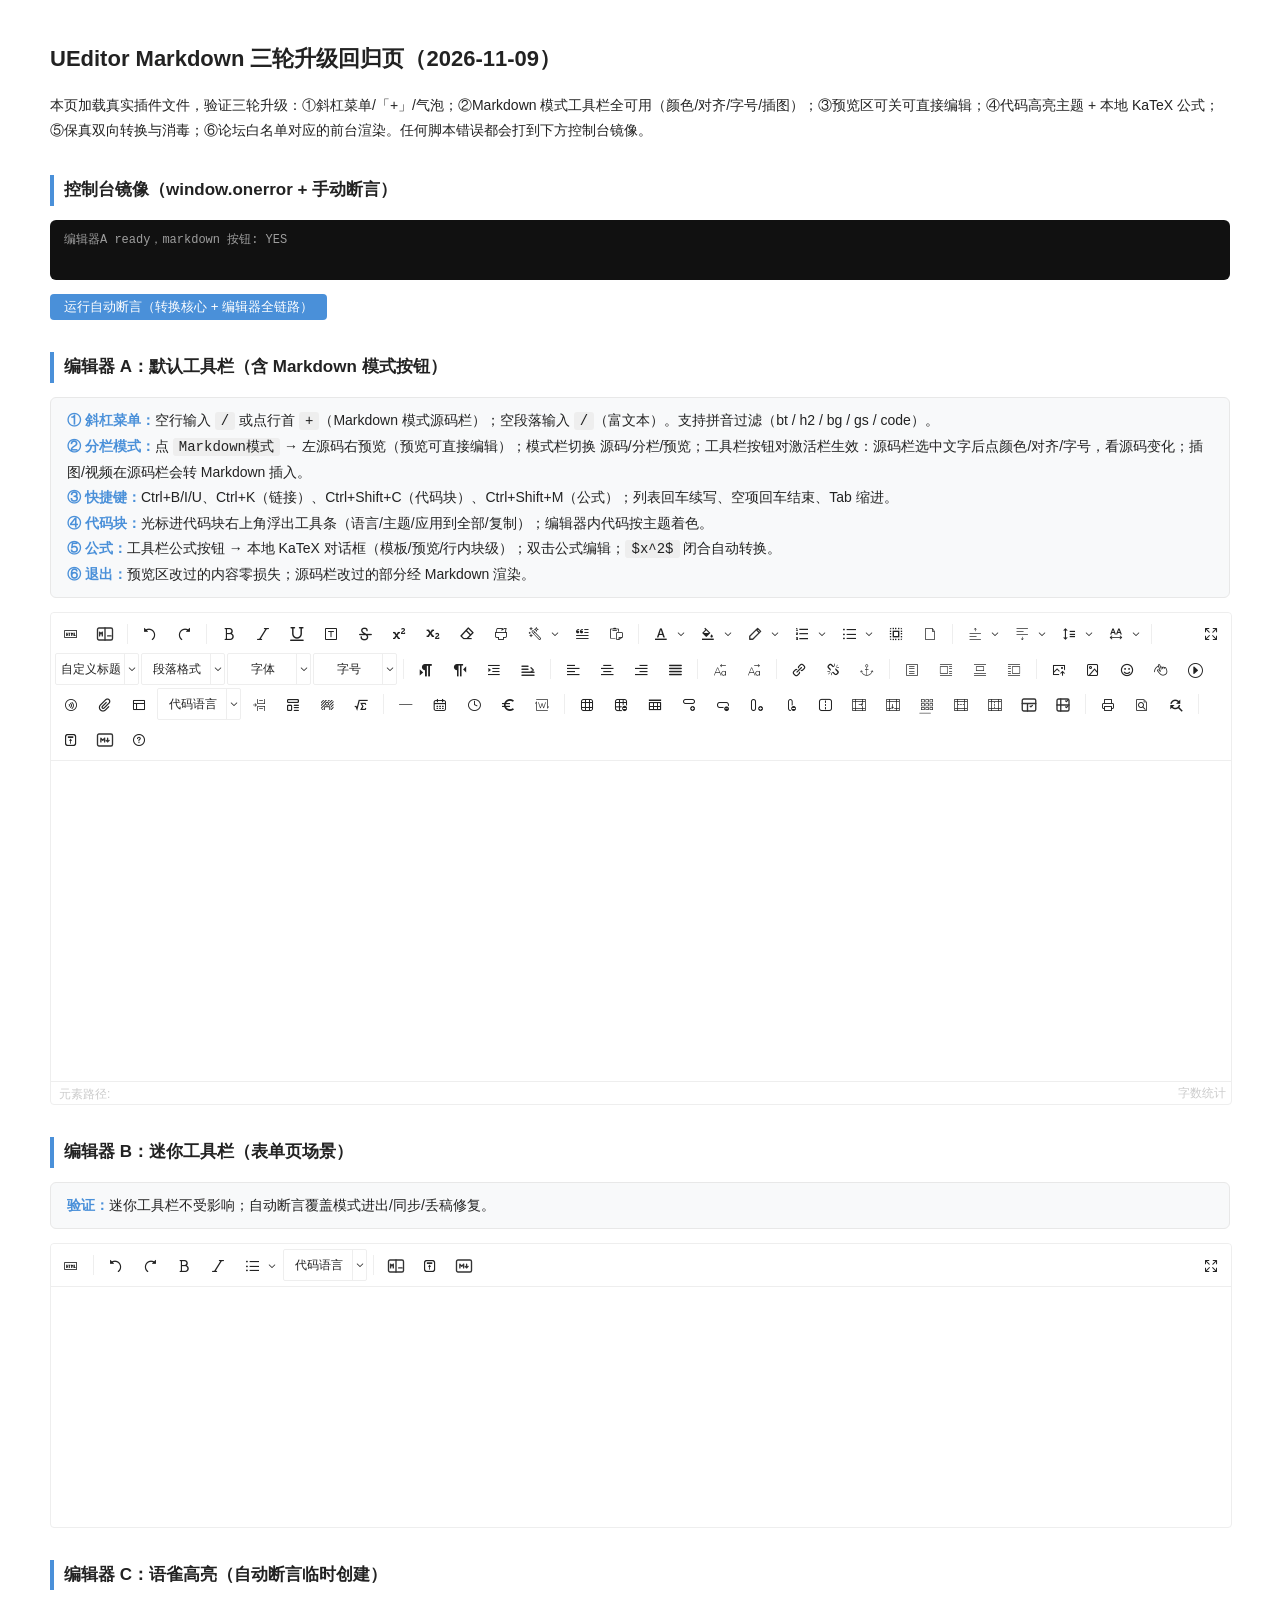
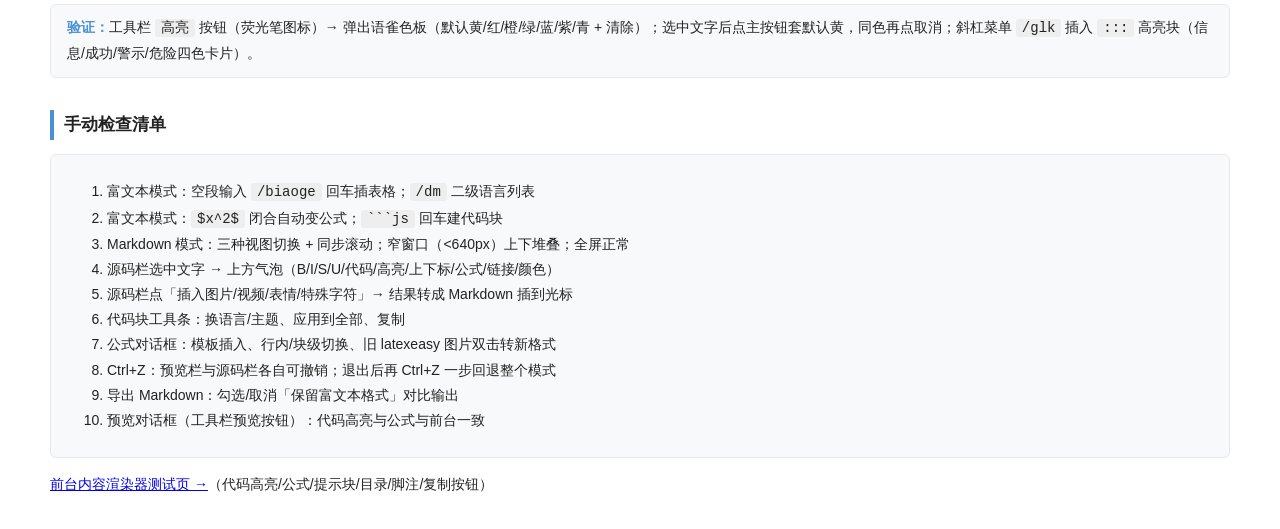
<file: examples/index.html>
<!DOCTYPE html>
<html lang="zh-CN">
<head>
    <meta charset="utf-8"/>
    <title>UEditor Markdown 三轮升级回归页（2026-11-09）</title>
    <script charset="utf-8" src="../plugin/ueditor/ueditor.config.js"></script>
    <script charset="utf-8" src="../plugin/ueditor/ueditor.all.js"></script>
    <script charset="utf-8" src="../plugin/ueditor/lang/zh-cn/zh-cn.js"></script>
    <!-- 预加载 showdown，让自动断言同步可用（编辑器内是懒加载） -->
    <script charset="utf-8" src="../plugin/ueditor/third-party/showdown.js"></script>
    <style>
        body { font: 14px/1.8 -apple-system, "Segoe UI", "Microsoft YaHei", sans-serif; margin: 0 auto; max-width: 1180px; padding: 24px; color: #222; }
        h1 { font-size: 22px; }
        h2 { font-size: 17px; margin-top: 32px; border-left: 4px solid #4A90D9; padding-left: 10px; }
        pre#console { background: #111; color: #9E9E9E; padding: 10px 14px; border-radius: 6px; min-height: 40px; font-size: 12px; white-space: pre-wrap; max-height: 300px; overflow: auto; }
        .case { background: #F8F9FA; border: 1px solid #E8E8E8; border-radius: 6px; padding: 10px 16px; margin: 14px 0; }
        .case b { color: #4A90D9; }
        .edui-editor { margin: 10px 0; }
        .btn { display: inline-block; padding: 4px 14px; background: #4A90D9; color: #FFF; border-radius: 4px; cursor: pointer; margin-right: 8px; border: 0; }
        code { background: #EEE; padding: 1px 6px; border-radius: 3px; }
    </style>
</head>
<body>
<h1>UEditor Markdown 三轮升级回归页（2026-11-09）</h1>
<p>本页加载真实插件文件，验证三轮升级：①斜杠菜单/「+」/气泡；②Markdown 模式工具栏全可用（颜色/对齐/字号/插图）；③预览区可关可直接编辑；④代码高亮主题 + 本地 KaTeX 公式；⑤保真双向转换与消毒；⑥论坛白名单对应的前台渲染。任何脚本错误都会打到下方控制台镜像。</p>

<h2>控制台镜像（window.onerror + 手动断言）</h2>
<pre id="console">（等待输出…）</pre>
<p>
    <button class="btn" id="runAuto">运行自动断言（转换核心 + 编辑器全链路）</button>
    <span id="autoResult"></span>
</p>

<h2>编辑器 A：默认工具栏（含 Markdown 模式按钮）</h2>
<div class="case">
    <b>① 斜杠菜单：</b>空行输入 <code>/</code> 或点行首 <code>+</code>（Markdown 模式源码栏）；空段落输入 <code>/</code>（富文本）。支持拼音过滤（bt / h2 / bg / gs / code）。<br/>
    <b>② 分栏模式：</b>点 <code>Markdown模式</code> → 左源码右预览（预览可直接编辑）；模式栏切换 源码/分栏/预览；工具栏按钮对激活栏生效：源码栏选中文字后点颜色/对齐/字号，看源码变化；插图/视频在源码栏会转 Markdown 插入。<br/>
    <b>③ 快捷键：</b>Ctrl+B/I/U、Ctrl+K（链接）、Ctrl+Shift+C（代码块）、Ctrl+Shift+M（公式）；列表回车续写、空项回车结束、Tab 缩进。<br/>
    <b>④ 代码块：</b>光标进代码块右上角浮出工具条（语言/主题/应用到全部/复制）；编辑器内代码按主题着色。<br/>
    <b>⑤ 公式：</b>工具栏公式按钮 → 本地 KaTeX 对话框（模板/预览/行内块级）；双击公式编辑；<code>$x^2$</code> 闭合自动转换。<br/>
    <b>⑥ 退出：</b>预览区改过的内容零损失；源码栏改过的部分经 Markdown 渲染。
</div>
<script id="editorA" type="text/plain" style="width:100%;height:320px;"></script>

<h2>编辑器 B：迷你工具栏（表单页场景）</h2>
<div class="case">
    <b>验证：</b>迷你工具栏不受影响；自动断言覆盖模式进出/同步/丢稿修复。
</div>
<script id="editorB" type="text/plain" style="width:100%;height:240px;"></script>

<h2>编辑器 C：语雀高亮（自动断言临时创建）</h2>
<div class="case">
    <b>验证：</b>工具栏 <code>高亮</code> 按钮（荧光笔图标）→ 弹出语雀色板（默认黄/红/橙/绿/蓝/紫/青 + 清除）；选中文字后点主按钮套默认黄，同色再点取消；斜杠菜单 <code>/glk</code> 插入 <code>:::</code> 高亮块（信息/成功/警示/危险四色卡片）。
</div>
<script id="editorC" type="text/plain" style="width:100%;height:200px;"></script>

<script>
(function () {
    var con = document.getElementById('console');
    var buf = [];
    function log(msg) {
        buf.push(msg);
        con.textContent = buf.slice(-60).join('\n');
        console.log(msg);
    }
    window.onerror = function (msg, src, line, col) {
        log('[ERROR] ' + msg + ' @' + (src || '').split('/').slice(-2).join('/') + ':' + line);
    };

    var a = UE.getEditor('editorA');
    var b = UE.getEditor('editorB', {
        toolbars: [["fullscreen", "source", "|", "undo", "redo", "bold", "italic", "insertunorderedlist", "insertcode", "|", "markdown", "contentimport", "exportmd"]],
        wordCount: false,
        elementPathEnabled: false,
        initialFrameHeight: 240
    });

    window.__editors = {a: a, b: b};

    a.ready(function () {
        log('编辑器A ready，markdown 按钮: ' + (document.querySelector('.edui-for-markdown') ? 'YES' : 'NO（失败）'));
    });

    document.getElementById('runAuto').onclick = function () {
        var pass = 0, fail = 0;
        function ok(name, cond, extra) {
            if (cond) { pass++; log('  ok ' + name); }
            else { fail++; log('  FAIL ' + name + (extra ? ' → ' + extra : '')); }
        }
        function eq(name, actual, expected) {
            ok(name, String(actual) === String(expected),
                'actual=[' + actual + '] expected=[' + expected + ']');
        }
        var sleep = function (ms) { return new Promise(function (r) { setTimeout(r, ms); }); };
        var run = async function () {
            try {
                /* ---------- 转换核心 ---------- */
                ok('UE.htmlToMarkdown 存在', typeof UE.htmlToMarkdown === 'function');
                ok('管线存在', typeof UE._mdPipeline === 'object');
                eq('围栏带主题', UE.markdownToHtml('```js theme=monokai\nx\n```').indexOf('theme:monokai') !== -1 ? 'y' : 'n', 'y');
                eq('公式转换', UE.markdownToHtml('a $x_1^2$ b').indexOf('lry-math') !== -1 ? 'y' : 'n', 'y');
                eq('提示块', UE.markdownToHtml('> [!NOTE]\n> x').indexOf('lry-alert-note') !== -1 ? 'y' : 'n', 'y');
                eq('上标保真', UE.htmlToMarkdown('<p>a<sup>2</sup></p>').trim(), 'a<sup>2</sup>');
                eq('对齐块保真', UE.htmlToMarkdown('<p style="text-align:center">**b**</p>').trim(),
                    '<div style="text-align:center" markdown="1">\\*\\*b\\*\\*</div>');
                ok('消毒 expression', UE.markdownToHtml('<span style="width:expression(1)">x</span>').indexOf('expression') === -1);

                /* ---------- 语雀高亮块 + 高亮色板（2026-11） ---------- */
                eq(':::info 卡片', UE.markdownToHtml(':::info\n内容\n:::').indexOf('lry-card lry-card-info') !== -1 ? 'y' : 'n', 'y');
                eq(':::danger 卡片', UE.markdownToHtml(':::danger\nd\n:::').indexOf('lry-card-danger') !== -1 ? 'y' : 'n', 'y');
                eq('卡片导出', UE.htmlToMarkdown('<blockquote class="lry-card lry-card-warning"><p>小心</p></blockquote>').trim(), ':::warning\n小心\n:::');
                eq('无色高亮导出 ==', UE.htmlToMarkdown('<p>a <mark>b</mark></p>').trim(), 'a ==b==');
                eq('彩色高亮导出', UE.htmlToMarkdown('<p>a <mark style="background-color:#FFD6D6">b</mark></p>').trim(),
                    'a <mark style="background-color:#FFD6D6">b</mark>');
                ok('彩色高亮往返', UE.htmlToMarkdown(UE.markdownToHtml('a <mark style="background-color:#CCE3FF">b</mark> c')).trim()
                    === 'a <mark style="background-color:#CCE3FF">b</mark> c');
                ok('卡片往返', UE.htmlToMarkdown(UE.markdownToHtml(':::warning\n**小心**\n:::')).trim() === ':::warning\n**小心**\n:::');

                /* ---------- lrymark 富文本命令 ---------- */
                var c = UE.getEditor('editorC', { toolbars: [["bold", "lrymark"]], wordCount: false, elementPathEnabled: false });
                await new Promise(function (r) { c.ready(r); });
                function cTextNode() { return c.body.querySelector('p').firstChild; }
                c.setContent('<p>语雀高亮测试段落</p>');
                await sleep(100);
                var rng = c.selection.getRange();
                rng.setStart(cTextNode(), 0).setEnd(cTextNode(), 4).select();
                c.execCommand('lrymark', '');
                ok('lrymark 默认黄（无 style mark）', c.body.querySelectorAll('mark').length === 1 &&
                    c.body.querySelector('mark').getAttribute('style') === null, c.body.innerHTML);
                // 同色再点 = 取消（语雀式切换）
                rng = c.selection.getRange();
                rng.selectNodeContents(c.body.querySelector('mark')).select();
                c.execCommand('lrymark', '');
                ok('lrymark 同色切换取消', c.body.querySelectorAll('mark').length === 0, c.body.innerHTML);
                // 套色
                rng = c.selection.getRange();
                rng.setStart(cTextNode(), 0).setEnd(cTextNode(), 4).select();
                c.execCommand('lrymark', '#FFD6D6');
                var mk = c.body.querySelector('mark');
                ok('lrymark 套色', mk && /background-color:\s*(?:#ffd6d6|rgb\(255,\s*214,\s*214\))/i.test(mk.getAttribute('style') || ''), c.body.innerHTML);
                // 换色不嵌套
                rng = c.selection.getRange();
                rng.selectNodeContents(mk).select();
                c.execCommand('lrymark', '#CCE3FF');
                mk = c.body.querySelector('mark');
                ok('lrymark 换色不嵌套', c.body.querySelectorAll('mark').length === 1 &&
                    mk && /background-color:\s*(?:#cce3ff|rgb\(204,\s*227,\s*255\))/i.test(mk.getAttribute('style') || ''), c.body.innerHTML);
                eq('lrymark queryCommandValue', String(c.queryCommandValue('lrymark')).toLowerCase().indexOf('#cce3ff') !== -1 ? 'y' : 'n', 'y');
                // 部分清除
                rng = c.selection.getRange();
                rng.setStart(mk.firstChild, 0).setEnd(mk.firstChild, 2).select();
                c.execCommand('lrymark', 'clear');
                ok('lrymark 部分清除（剩余高亮无损）', c.body.querySelectorAll('mark').length === 1 &&
                    c.body.querySelector('mark').textContent === '高亮', c.body.innerHTML);
                // 全部清除
                rng = c.selection.getRange();
                rng.selectNodeContents(c.body.querySelector('p')).select();
                c.execCommand('lrymark', 'clear');
                ok('lrymark 清除（无空壳）', c.body.querySelectorAll('mark').length === 0, c.body.innerHTML);
                // 存盘输出
                c.setContent('<p>a <mark>b</mark> c</p>');
                ok('mark 存盘往返', c.getContent().indexOf('<mark>b</mark>') !== -1, c.getContent());
                // 工具栏按钮注册
                ok('lrymark 工具栏按钮', !!document.querySelector('.edui-for-lrymark'));
                // 高亮色板表
                ok('UE.mdHighlightColors 色板', Array.isArray(UE.mdHighlightColors) && UE.mdHighlightColors.length >= 6);
                ok('UE.mdCardTypes 类型表', UE.mdCardTypes.order.join(',') === 'info,success,warning,danger');

                /* ---------- 编辑器全链路（编辑器 B） ---------- */
                b.setContent('<h2>标题</h2><p style="text-align:center">居中 <span style="color:#ff0000">红字</span> x<sup>2</sup></p><pre class="brush:js;toolbar:false;theme:monokai;">let a = 1;</pre>');
                await sleep(700);
                b.execCommand('markdown');
                await sleep(500);
                var holder = document.querySelector('.edui-md-holder');
                ok('进入模式（state=1）', b.queryCommandState('markdown') === 1);
                ok('Grid 布局挂载', !!holder && holder.classList.contains('edui-md-holder'));
                var ta = holder && holder.querySelector('textarea.edui-md-ta');
                ok('源码栏存在', !!ta);
                ok('iframe 原地保留', holder && holder.querySelector(':scope > iframe') === b.iframe);
                ok('源码含主题围栏', ta && ta.value.indexOf('```js theme=monokai') !== -1, ta && ta.value);
                ok('源码含对齐块', ta && ta.value.indexOf('markdown="1"') !== -1);
                ok('工具栏可用（bold=0）', b.queryCommandState('bold') === 0);
                ok('源码模式禁用（source=-1）', b.queryCommandState('source') === -1);

                // 源码改动 → 预览 + 表单
                ta.focus();
                ta.setRangeText('\n\n## 新增\n\n- 项目', ta.value.length, ta.value.length, 'end');
                ta.dispatchEvent(new Event('input', {bubbles: true}));
                await sleep(600);
                ok('预览收到新块', b.body.innerHTML.indexOf('新增') !== -1);
                var formTa = document.getElementById('ueditor_textarea_' + (b.options.textarea || '')) ||
                    (b.textarea || null);
                ok('表单同步为 HTML（丢稿修复）', !formTa || formTa.value.indexOf('新增') !== -1 ||
                    b.getContent().indexOf('新增') !== -1);
                eq('getContent 真实 HTML', b.getContent().indexOf('<h2') !== -1 ? 'y' : 'n', 'y');

                // 源码栏命令
                var p = ta.value.indexOf('项目');
                ta.setSelectionRange(p, p + 2);
                b.execCommand('forecolor', '#00aa00');
                await sleep(300);
                ok('源码栏颜色命令', ta.value.indexOf('<span style="color:#00aa00">项目</span>') !== -1, ta.value);
                ta.setSelectionRange(ta.value.length, ta.value.length);
                b.execCommand('justifycenter');
                await sleep(300);
                ok('源码栏居中命令', /<div style="text-align:center" markdown="1">/.test(ta.value));
                await sleep(500);
                ok('预览渲染居中', /text-align:\s*center/.test(b.body.innerHTML));

                // 斜杠菜单（源码栏）
                ta.focus();
                ta.setRangeText('\n/', ta.value.length, ta.value.length, 'end');
                ta.dispatchEvent(new InputEvent('input', {bubbles: true, data: '/'}));
                await sleep(120);
                var menu = document.querySelector('.edui-slashmenu');
                ok('斜杠菜单弹出', !!menu && menu.style.display === 'block');
                ta.setRangeText('gs', ta.selectionStart, ta.selectionStart, 'end');
                ta.dispatchEvent(new InputEvent('input', {bubbles: true, data: 's'}));
                await sleep(80);
                ok('拼音过滤（gs→公式）', menu && /公式/.test(menu.textContent));
                ta.dispatchEvent(new KeyboardEvent('keydown', {keyCode: 27, bubbles: true}));
                ta.setRangeText('', ta.value.lastIndexOf('/'), ta.value.lastIndexOf('/') + 3, 'end');
                await sleep(60);

                // 公式命令（源码栏 → $…$）
                ta.setSelectionRange(ta.value.length, ta.value.length);
                b.execCommand('formula', {latex: 'E=mc^2', display: false});
                await sleep(200);
                ok('源码栏公式命令', ta.value.indexOf('$E=mc^2$') !== -1, ta.value.slice(-60));
                await sleep(500);
                ok('预览公式渲染', b.body.querySelectorAll('.lry-math').length > 0);

                // 高亮（::highlight）：在退出前检查（退出清场后会归零）
                var win = b.window;
                if (win.CSS && win.CSS.highlights) {
                    var groups = 0;
                    win.CSS.highlights.forEach(function (v, k) { if (/^lryc-/.test(k)) groups++; });
                    ok('编辑器高亮组注册', groups > 0, 'groups=' + groups);
                } else {
                    ok('编辑器高亮（浏览器不支持则跳过）', true);
                }
                // 模式内 getContent 公式为文本定界符（供表单/前台无损往返）
                ok('公式还原文本定界符', b.getContent().indexOf('\\(E=mc^2\\)') !== -1, b.getContent().slice(-120));

                // 预览编辑 → 回写源码
                b.__mdActivePane = 'preview';
                b.setContent('<p>预览编辑 <strong>粗</strong></p>');
                await sleep(1000);
                ok('预览编辑回写源码', ta.value.indexOf('预览编辑 **粗**') !== -1, ta.value);

                // 退出保真
                b.execCommand('markdown');
                await sleep(400);
                ok('退出（state=0）', b.queryCommandState('markdown') === 0);
                ok('覆盖层移除', !document.querySelector('.edui-md-holder'));
                ok('iframe 回归原位', b.iframe && b.iframe.parentNode && !b.iframe.parentNode.classList.contains('edui-md-holder'));
                var finalC = b.getContent();
                ok('退出内容保真', finalC.indexOf('预览编辑') !== -1 && finalC.indexOf('<strong>粗</strong>') !== -1, finalC);
            } catch (e) {
                fail++;
                log('  FAIL 自动断言异常: ' + (e && e.stack || e));
            }
            document.getElementById('autoResult').textContent = '结果：' + pass + ' 通过 / ' + fail + ' 失败';
            log('自动断言完成：' + pass + ' pass / ' + fail + ' fail');
        };
        run();
    };
})();
</script>

<h2>手动检查清单</h2>
<div class="case">
    <ol>
        <li>富文本模式：空段输入 <code>/biaoge</code> 回车插表格；<code>/dm</code> 二级语言列表</li>
        <li>富文本模式：<code>$x^2$</code> 闭合自动变公式；<code>```js</code> 回车建代码块</li>
        <li>Markdown 模式：三种视图切换 + 同步滚动；窄窗口（&lt;640px）上下堆叠；全屏正常</li>
        <li>源码栏选中文字 → 上方气泡（B/I/S/U/代码/高亮/上下标/公式/链接/颜色）</li>
        <li>源码栏点「插入图片/视频/表情/特殊字符」→ 结果转成 Markdown 插到光标</li>
        <li>代码块工具条：换语言/主题、应用到全部、复制</li>
        <li>公式对话框：模板插入、行内/块级切换、旧 latexeasy 图片双击转新格式</li>
        <li>Ctrl+Z：预览栏与源码栏各自可撤销；退出后再 Ctrl+Z 一步回退整个模式</li>
        <li>导出 Markdown：勾选/取消「保留富文本格式」对比输出</li>
        <li>预览对话框（工具栏预览按钮）：代码高亮与公式与前台一致</li>
    </ol>
</div>
<p><a href="render-test.html">前台内容渲染器测试页 →</a>（代码高亮/公式/提示块/目录/脚注/复制按钮）</p>
</body>
</html>
</file>
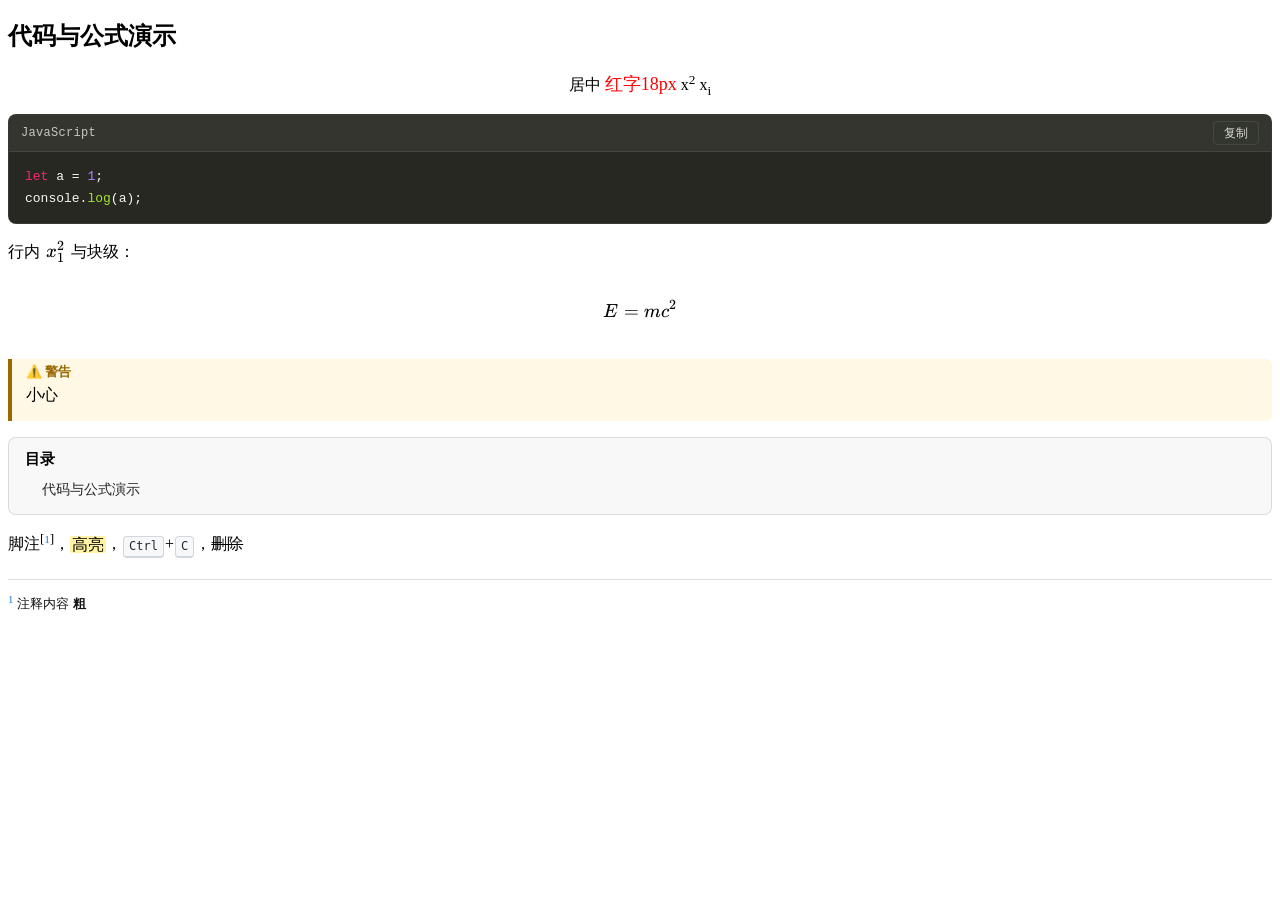
<file: examples/forum-pipe-test.html>
<!DOCTYPE html><html lang="zh-CN"><head><meta charset="utf-8"><title>论坛管道测试</title>
<script>window.LryContentRenderOptions = { defaultTheme: 'github' };</script>
<link href="../css/lry-content-render.css" rel="stylesheet">
</head><body>
<div class="lry_content" id="c"><h2>代码与公式演示</h2>
<p style="text-align:center">居中 <span style="color:#ff0000;font-size:18px">红字18px</span> x<sup>2</sup> x<sub>i</sub></p>
<pre class="brush:js;toolbar:false;theme:monokai;">let a = 1;
console.log(a);</pre>
<p>行内 <span class="lry-math">\(x_1^2\)</span> 与块级：</p>
<p class="lry-math lry-math-block">\[E=mc^2\]</p>
<blockquote class="lry-alert lry-alert-warning"><p>小心</p></blockquote>
<p class="lry-toc">[TOC]</p>
<p>脚注<sup class="lry-fn">1</sup>，<mark>高亮</mark>，<kbd>Ctrl</kbd>+<kbd>C</kbd>，<del>删除</del></p>
<div class="lry-footnotes"><p class="lry-fn-def"><sup class="lry-fn-label">1</sup>注释内容 <strong>粗</strong></p></div>

</div>
<script src="../js/lry-content-render.js"></script>
<script>LryContentRender.auto('.lry_content');</script>
</body></html>
</file>
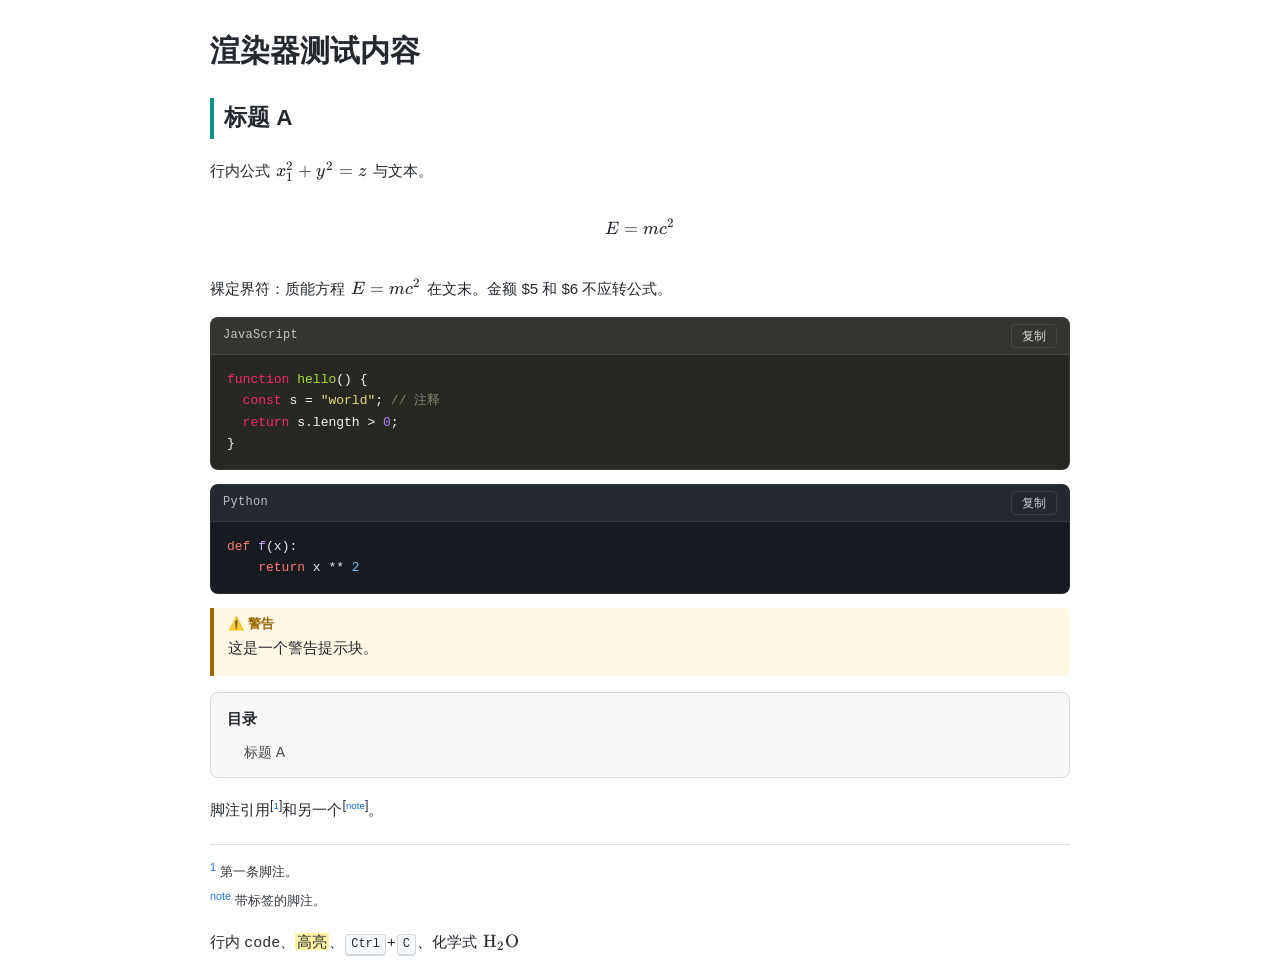
<file: examples/render-test.html>
<!DOCTYPE html>
<html lang="zh-CN">
<head>
<meta charset="utf-8">
<title>前台内容渲染器测试页</title>
<script>window.LryContentRenderOptions = { defaultTheme: 'github-dark' };</script>
<link href="../css/lry-content-render.css" rel="stylesheet">
<style>
body { font: 15px/1.8 -apple-system, "Segoe UI", "Microsoft YaHei", sans-serif; max-width: 860px; margin: 24px auto; padding: 0 16px; color: #24292f; }
h2 { border-left: 4px solid #0d9488; padding-left: 10px; }
</style>
</head>
<body>
<h1>渲染器测试内容</h1>
<div class="news_con" id="c1">
    <h2 id="a">标题 A</h2>
    <p>行内公式 <span class="lry-math">\(x_1^2 + y^2 = z\)</span> 与文本。</p>
    <p class="lry-math lry-math-block">\[E = mc^2\]</p>
    <p>裸定界符：质能方程 \(E=mc^2\) 在文末。金额 $5 和 $6 不应转公式。</p>
    <pre class="brush:js;toolbar:false;theme:monokai;">function hello() {
  const s = "world"; // 注释
  return s.length > 0;
}</pre>
    <pre class="brush:python;toolbar:false;">def f(x):
    return x ** 2</pre>
    <blockquote class="lry-alert lry-alert-warning"><p>这是一个警告提示块。</p></blockquote>
    <p class="lry-toc">[TOC]</p>
    <p>脚注引用<sup class="lry-fn">1</sup>和另一个<sup class="lry-fn">note</sup>。</p>
    <div class="lry-footnotes">
        <p class="lry-fn-def"><sup class="lry-fn-label">1</sup>第一条脚注。</p>
        <p class="lry-fn-def"><sup class="lry-fn-label">note</sup>带标签的脚注。</p>
    </div>
    <p>行内 <code>code</code>、<mark>高亮</mark>、<kbd>Ctrl</kbd>+<kbd>C</kbd>、化学式 <span class="lry-math">\(\ce{H2O}\)</span></p>
</div>
<script src="../js/lry-content-render.js"></script>
<script>LryContentRender.render(document.getElementById('c1'));</script>
</body>
</html>
</file>
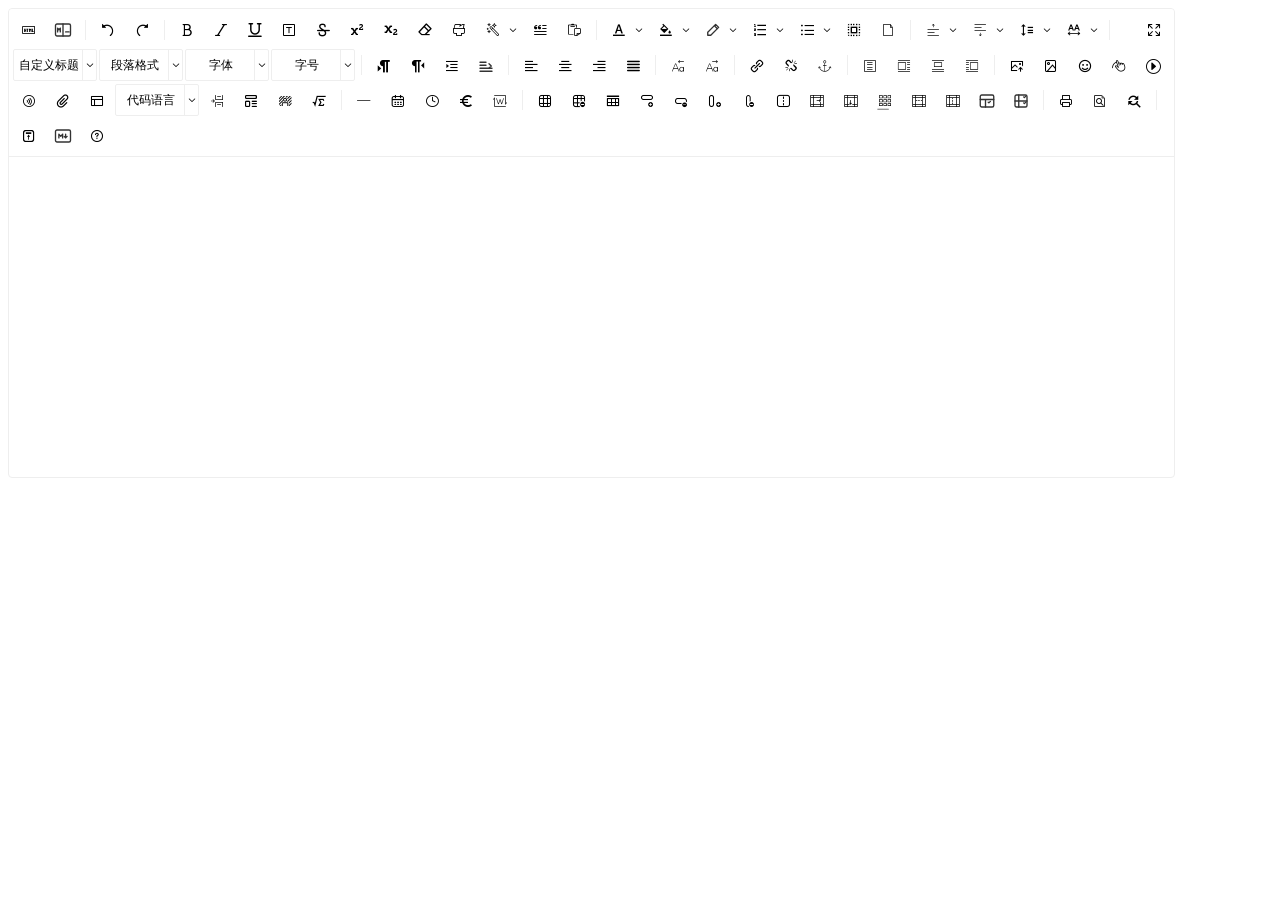
<file: test/form-md-freeze.html>
<!DOCTYPE html>
<html>
<head>
<meta charset="utf-8">
<title>回归：form 内编辑器进入 Markdown 模式不卡死</title>
<!-- 触发条件：编辑器必须位于 <form> 内（sync() 才会执行 setValue）。
     历史 bug：进入 Markdown 模式约 400ms 后 flushLatest ⇄ orgSync/setValue ⇄ 包装版
     getContent 互递归，主线程永久阻塞。此页复现该场景，配合 browser-run.js 断言。 -->
<script type="text/javascript" charset="utf-8" src="../plugin/ueditor/ueditor.config.js"></script>
<script type="text/javascript" charset="utf-8" src="../plugin/ueditor/ueditor.all.js"></script>
<script type="text/javascript" charset="utf-8" src="../plugin/ueditor/lang/zh-cn/zh-cn.js"></script>
</head>
<body>
<form onsubmit="return false" method="post">
	<textarea name="content" id="content" style="width:96%;height:320px"></textarea>
	<script type="text/javascript">
		var ue = UE.getEditor("content", { wordCount: false, elementPathEnabled: false, initialFrameHeight: 320 });
	</script>
</form>
</body>
</html>
</file>
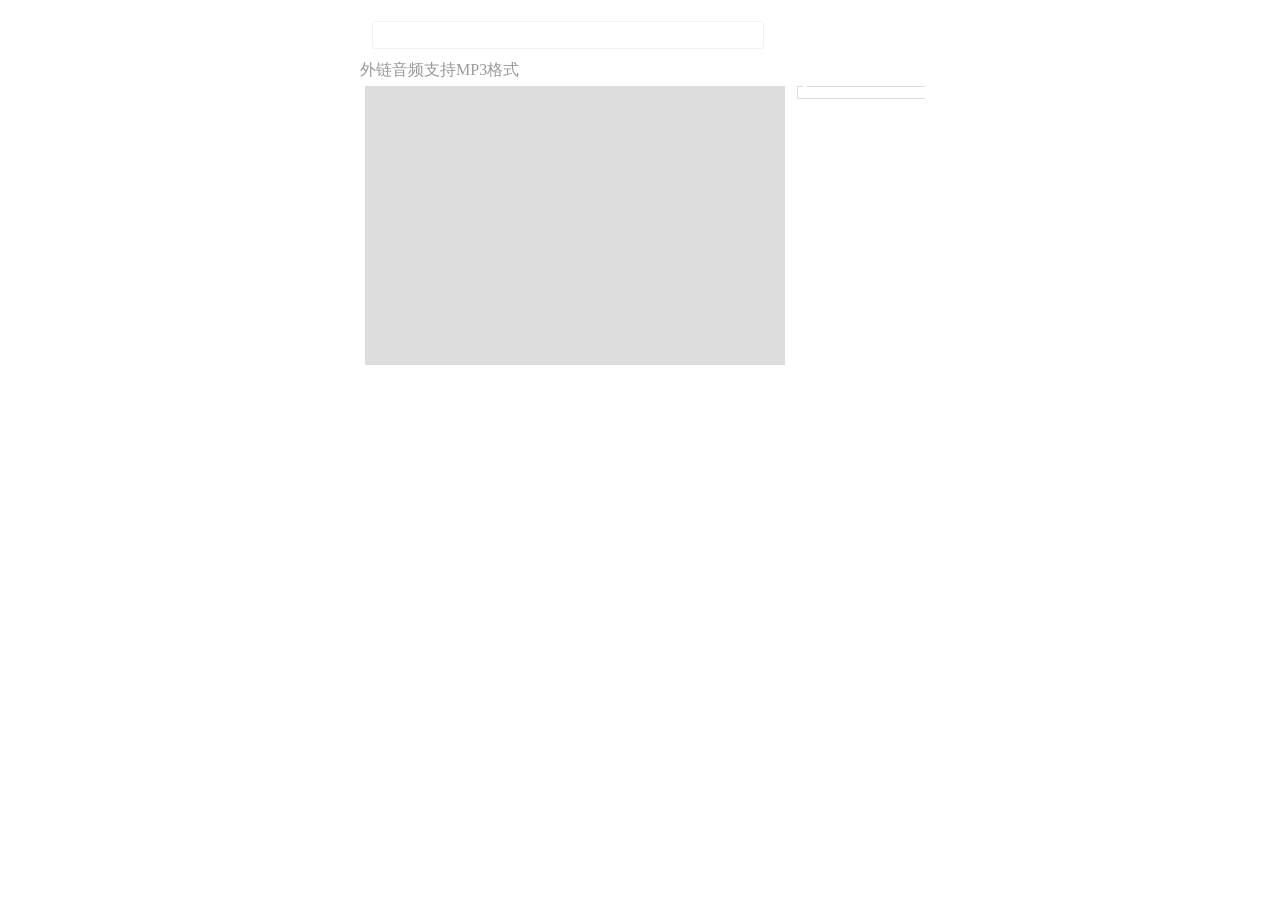
<file: plugin/ueditor/dialogs/audio/audio.html>
<!DOCTYPE HTML PUBLIC "-//W3C//DTD HTML 4.01 Transitional//EN"
    "http://www.w3.org/TR/html4/loose.dtd">
<html>
<head>
    <title></title>
    <meta http-equiv="Content-Type" content="text/html;charset=utf-8"/>
    <script type="text/javascript" src="../internal.js?df5a6b9e"></script>
    <link rel="stylesheet" type="text/css" href="audio.css?30516bee"/>
</head>
<body>
<div class="wrapper">
    <div id="audioTab">
        <div id="tabHeads" class="tabhead">
            <span tabSrc="audio" class="focus" data-content-id="audio"><var id="lang_tab_insertV"></var></span>
            <span tabSrc="upload" style="display:none;" data-content-id="upload"><var
                id="lang_tab_uploadV"></var></span>
        </div>
        <div id="tabBodys" class="tabbody">
            <div id="audio" class="panel focus">
                <table>
                    <tr>
                        <td><label for="audioUrl" class="url"><var id="lang_audio_url"></var></label></td>
                        <td><input id="audioUrl" type="text"><a href="javascript:;" id="audioSelect"
                                                                style="display:none;">选择音频</a></td>
                    </tr>
                </table>
                <div style="padding:0 5px 5px 5px;color:#999;">
                    外链音频支持MP3格式
                </div>
                <div id="preview"></div>
                <div id="audioInfo">
                    <fieldset>
                        <legend><var id="lang_alignment"></var></legend>
                        <div id="audioFloat"></div>
                    </fieldset>
                </div>
            </div>
            <div id="upload" class="panel">
                <div id="upload_left">
                    <div id="queueList" class="queueList">
                        <div class="statusBar element-invisible">
                            <div class="progress">
                                <span class="text">0%</span>
                                <span class="percentage"></span>
                            </div>
                            <div class="info"></div>
                            <div class="btns">
                                <div id="filePickerBtn"></div>
                                <div class="uploadBtn"><var id="lang_start_upload"></var></div>
                            </div>
                        </div>
                        <div id="dndArea" class="placeholder">
                            <div class="filePickerContainer">
                                <div id="filePickerReady"></div>
                            </div>
                        </div>
                        <ul class="filelist element-invisible">
                            <li id="filePickerBlock" class="filePickerBlock"></li>
                        </ul>
                    </div>
                </div>
                <div id="uploadaudioInfo">
                    <fieldset>
                        <legend><var id="lang_upload_alignment"></var></legend>
                        <div id="upload_alignment"></div>
                    </fieldset>
                </div>
            </div>
        </div>
    </div>
</div>

<!-- jquery -->
<script type="text/javascript" src="../../third-party/jquery-4.0.0.js?41b07a55"></script>

<!-- webuploader -->
<script type="text/javascript" src="../../third-party/webuploader/webuploader.js?486798f1"></script>
<link rel="stylesheet" type="text/css" href="../../third-party/webuploader/webuploader.css?fdc93f58">

<!-- audio -->
<script type="text/javascript" src="audio.js?04cbdca0"></script>
</body>
</html>
</file>
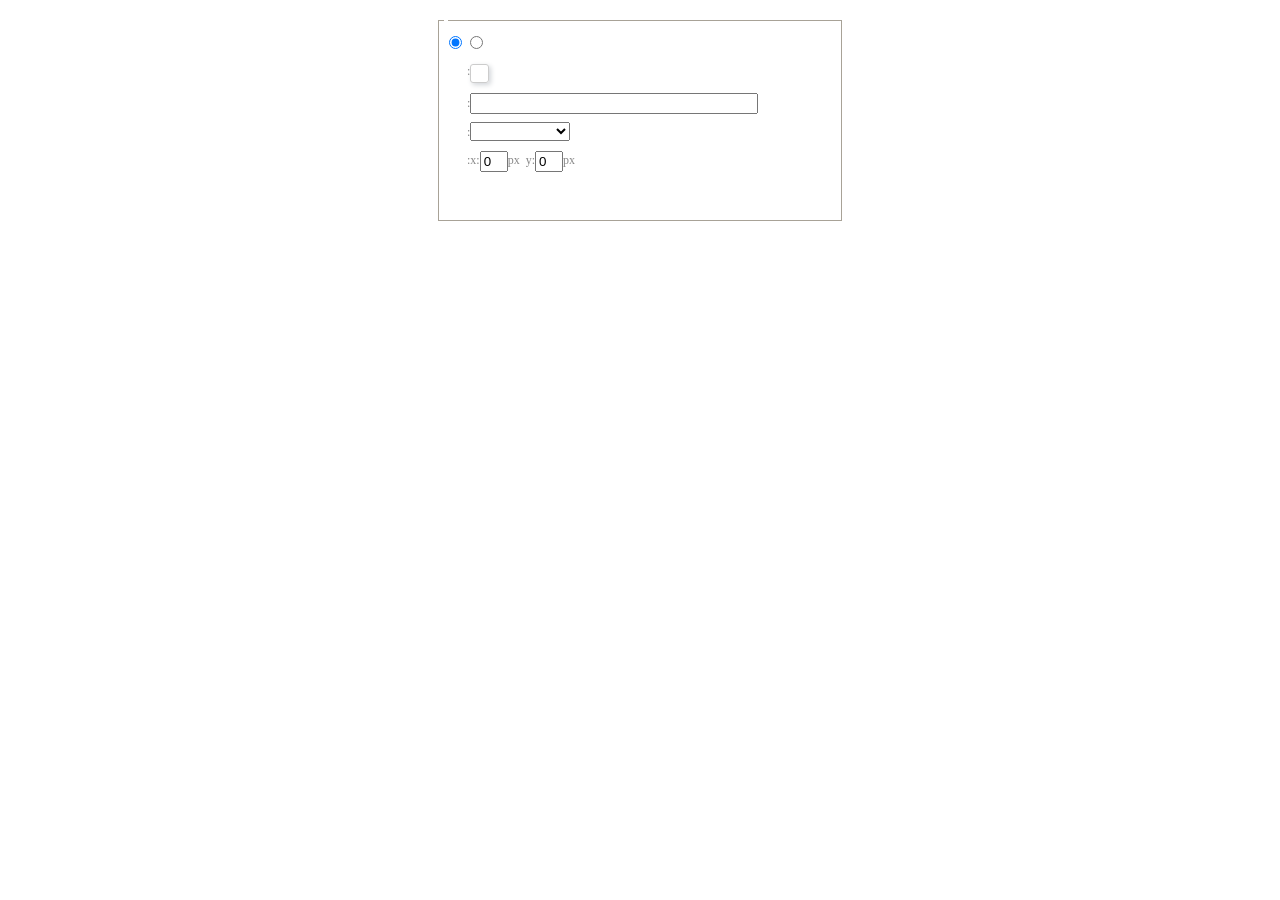
<file: plugin/ueditor/dialogs/background/background.html>
<!DOCTYPE HTML>
<html>
<head>
    <meta http-equiv="Content-Type" content="text/html;charset=utf-8"/>
    <script type="text/javascript" src="../internal.js?df5a6b9e"></script>
    <link rel="stylesheet" type="text/css" href="background.css?da860c7a">
</head>
<body>
<div id="bg_container" class="wrapper">
    <div id="tabHeads" class="tabhead">
        <span class="focus" data-content-id="normal"><var id="lang_background_normal"></var></span>
    </div>
    <div id="tabBodys" class="tabbody">
        <div id="normal" class="panel focus">
            <fieldset class="bgarea">
                <legend><var id="lang_background_set"></var></legend>
                <div class="content">
                    <div>
                        <label><input id="nocolorRadio" class="iptradio" type="radio" name="t" value="none"
                                      checked="checked"><var id="lang_background_none"></var></label>
                        <label><input id="coloredRadio" class="iptradio" type="radio" name="t" value="color"><var
                            id="lang_background_colored"></var></label>
                    </div>
                    <div class="wrapcolor pl">
                        <div class="color">
                            <var id="lang_background_color"></var>:
                        </div>
                        <div id="colorPicker"></div>
                        <div class="clear"></div>
                    </div>
                    <div class="wrapcolor pl">
                        <label><var id="lang_background_netimg"></var>:</label><input class="txt" type="text" id="url">
                    </div>
                    <div id="alignment" class="alignment">
                        <var id="lang_background_align"></var>:<select id="repeatType">
                        <option value="center"></option>
                        <option value="repeat-x"></option>
                        <option value="repeat-y"></option>
                        <option value="repeat"></option>
                        <option value="self"></option>
                    </select>
                    </div>
                    <div id="custom">
                        <var id="lang_background_position"></var>:x:<input type="text" size="1" id="x" maxlength="4"
                                                                           value="0">px&nbsp;&nbsp;y:<input type="text"
                                                                                                            size="1"
                                                                                                            id="y"
                                                                                                            maxlength="4"
                                                                                                            value="0">px
                    </div>
                </div>
            </fieldset>

        </div>
    </div>
</div>
<script type="text/javascript" src="background.js?dd36acd0"></script>
</body>
</html>
</file>
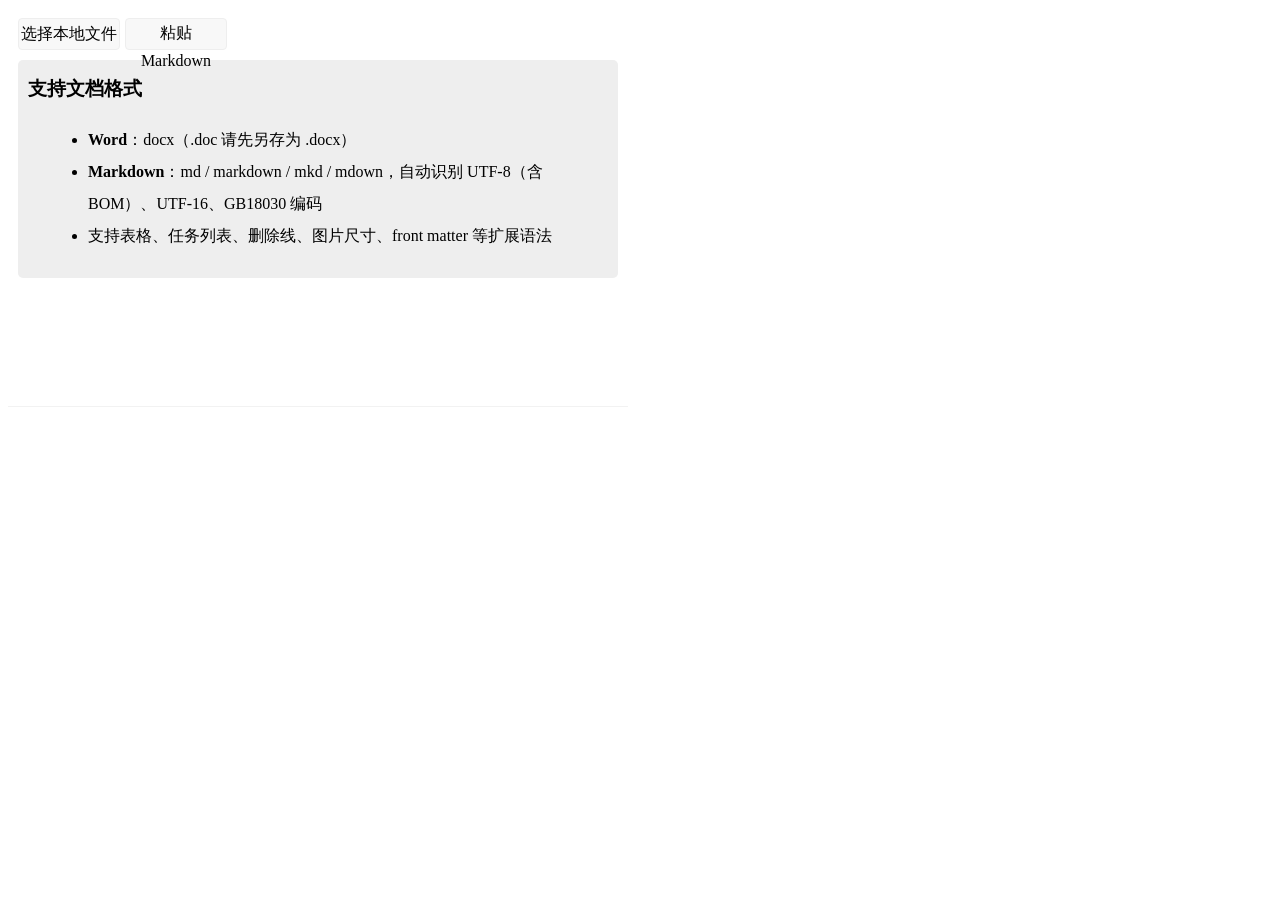
<file: plugin/ueditor/dialogs/contentimport/contentimport.html>
<!DOCTYPE html>
<head>
    <title></title>
    <meta http-equiv="Content-Type" content="text/html;charset=utf-8"/>
    <script type="text/javascript" src="../internal.js?df5a6b9e"></script>
    <style type="text/css">
        .wrapper {
            width: 620px;
            padding: 10px;
            height: 399px;
            box-sizing: border-box;
            overflow: hidden;
            position: relative;
            border-bottom: 1px solid #F2F2F2;
        }

        .wrapper .file-upload {
            display: flex;
            align-items: center;
        }

        .wrapper .file-upload .file-tip {
            color: #999;
            font-size: 12px;
            padding-left: 10px;
            flex-grow: 1;
        }

        .wrapper .file-manual {
            background: #EEE;
            padding: 10px;
            border-radius: 5px;
            margin-top: 10px;
            line-height: 2;
        }

        .wrapper .file-manual .title {
            font-weight: bold;
            font-size: 120%;
        }

        .wrapper .file-manual .body {
        }

        .wrapper .file-manual .body li {
            list-style: disc;
            margin-left: 20px;
        }

        .wrapper .upload-button {
            width: 100px;
            height: 30px;
            background-color: #F8F8F8;
            border: 1px solid #EEE;
            border-radius: 4px;
            text-align: center;
            line-height: 28px;
            cursor: pointer;
            position: relative;
            flex-shrink: 0;
            margin-right: 5px;
        }

        .wrapper .upload-button .text {
            display: inline-block;
            vertical-align: middle;
        }

        .wrapper .upload-button input {
            position: absolute;
            left: 0;
            top: 0;
            opacity: 0;
            cursor: pointer;
            height: 100%;
            width: 100%;
        }

        .wrapper .file-result {
            border: 1px solid #333;
            padding: 10px;
            border-radius: 5px;
            position: absolute;
            left: 10px;
            right: 10px;
            top: 50px;
            background: #FFF;
            bottom: 10px;
            overflow: auto;
            display: none;
        }
        .wrapper .file-input{
            position: absolute;
            left: 10px;
            right: 10px;
            top: 50px;
            background: #EEE;
            bottom: 10px;
            border-radius: 5px;
            display:none;
        }
        .wrapper .file-input textarea{
            position: absolute;
            left: 10px;
            right: 10px;
            bottom: 10px;
            border: none;
            resize: none;
            border-radius: 5px;
            padding: 5px;
            outline: none;
            top: 30px;
        }
        .wrapper .file-input .tool{
            text-align: right;
            padding: 5px 10px;
        }
        .wrapper .file-input .tool a{
            display: inline-block;
            text-decoration: none;
            color: #333;
            background: #FFF;
            padding: 0 10px;
            line-height: 20px;
            border-radius: 3px;
        }
    </style>
</head>
<body>
<div class="wrapper">
    <div class="file-upload">
        <div class="upload-button">
            <div class="text">选择本地文件</div>
            <input type="file" id="contentImport"/>
        </div>
        <div class="upload-button">
            <div class="text" onclick="$('.file-input').show();">粘贴Markdown</div>
        </div>
        <div class="file-tip"></div>
    </div>
    <div class="file-manual">
        <div class="title">
            支持文档格式
        </div>
        <div class="body">
            <ul>
                <li><b>Word</b>：docx（.doc 请先另存为 .docx）</li>
                <li><b>Markdown</b>：md / markdown / mkd / mdown，自动识别 UTF-8（含BOM）、UTF-16、GB18030 编码</li>
                <li>支持表格、任务列表、删除线、图片尺寸、front matter 等扩展语法</li>
            </ul>
        </div>
    </div>
    <div class="file-result"></div>
    <div class="file-input">
        <textarea id="fileInputContent"></textarea>
        <div class="tool">
            <a href="javascript:;" id="fileInputConfirm">
                确定
            </a>
            <a href="javascript:;" onclick="$(this).closest('.file-input').hide();">
                关闭
            </a>
        </div>
    </div>
</div>
<script src="../../third-party/jquery-4.0.0.js?41b07a55"></script>
<script src="mammoth.browser.min.js?bfaf513f"></script>
<script src="showdown.min.js?991afcc9"></script>
<script type="text/javascript" src="contentimport.js?b6b1b759"></script>
<script type="text/javascript">
    utils.domReady(function () {
        var options = {};
        var callbacks = {};
        contentImport.init(options, callbacks);
    });
</script>
</body>
</html>
</file>
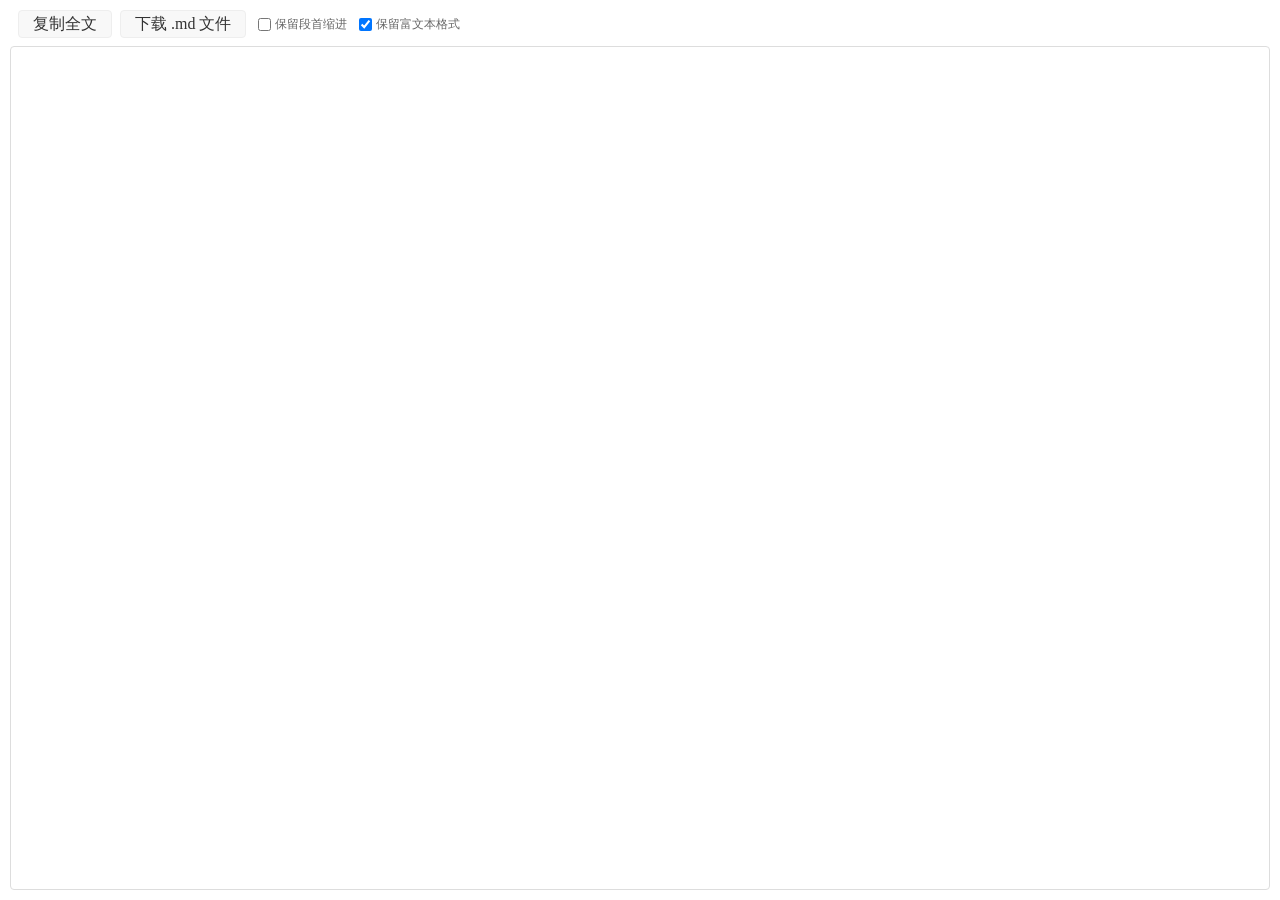
<file: plugin/ueditor/dialogs/exportmd/exportmd.html>
<!DOCTYPE html>
<html>
<head>
    <meta charset="utf-8"/>
    <title></title>
    <script type="text/javascript" src="../internal.js?df5a6b9e"></script>
    <style type="text/css">
        html, body {
            height: 100%;
            width: 100%;
            padding: 0;
            margin: 0;
            background: #FFF;
        }

        .wrapper {
            box-sizing: border-box;
            width: 100%;
            height: 100%;
            padding: 10px;
            display: flex;
            flex-direction: column;
        }

        .toolbar {
            flex-shrink: 0;
            display: flex;
            align-items: center;
            margin-bottom: 8px;
        }

        .toolbar label {
            display: inline-flex;
            align-items: center;
            font-size: 12px;
            color: #666;
            margin-left: 12px;
            cursor: pointer;
            user-select: none;
        }

        .toolbar label input {
            margin: 0 4px 0 0;
            vertical-align: middle;
        }

        .toolbar .tip {
            color: #999;
            font-size: 12px;
            flex-grow: 1;
            padding-left: 10px;
        }

        .toolbar a {
            display: inline-block;
            text-decoration: none;
            color: #333;
            background: #F8F8F8;
            border: 1px solid #EEE;
            border-radius: 4px;
            padding: 0 14px;
            line-height: 26px;
            margin-left: 8px;
            cursor: pointer;
        }

        .toolbar a:hover {
            background: #F0F0F0;
        }

        #mdContent {
            flex-grow: 1;
            width: 100%;
            box-sizing: border-box;
            border: 1px solid #DDD;
            border-radius: 4px;
            padding: 8px;
            font-family: Consolas, Monaco, "Courier New", monospace;
            font-size: 13px;
            line-height: 1.6;
            resize: none;
            outline: none;
            white-space: pre;
            overflow: auto;
        }
    </style>
</head>
<body>
<div class="wrapper">
    <div class="toolbar">
        <a href="javascript:;" id="btnCopy">复制全文</a>
        <a href="javascript:;" id="btnDownload">下载 .md 文件</a>
        <label><input type="checkbox" id="optNbsp">保留段首缩进</label>
        <label><input type="checkbox" id="optRich" checked>保留富文本格式</label>
        <span class="tip" id="tip"></span>
    </div>
    <textarea id="mdContent" spellcheck="false"></textarea>
</div>
<script type="text/javascript" src="exportmd.js?d4b65a7e"></script>
</body>
</html>
</file>
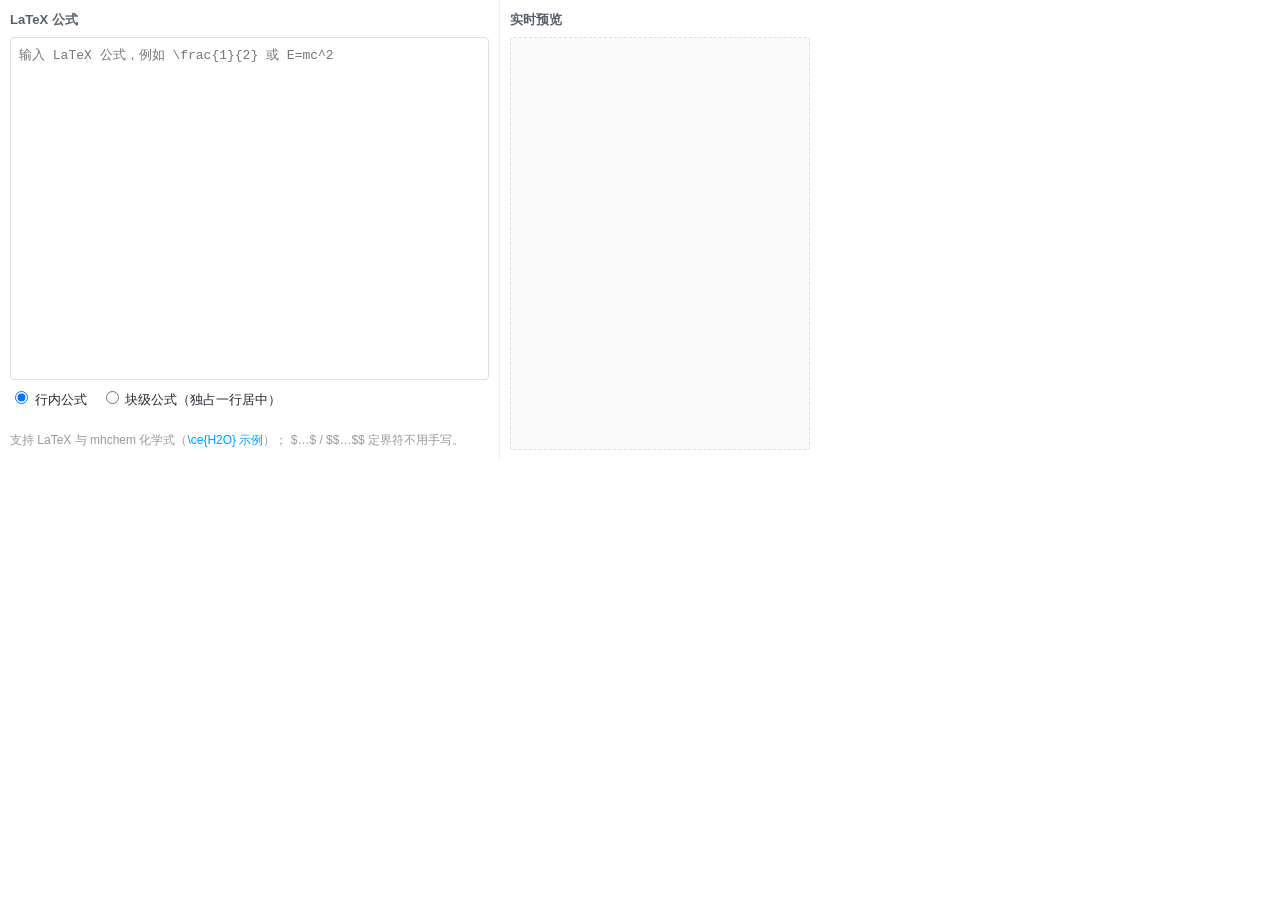
<file: plugin/ueditor/dialogs/formula/formula.html>
<!DOCTYPE HTML PUBLIC "-//W3C//DTD HTML 4.01 Transitional//EN" "http://www.w3.org/TR/html4/loose.dtd">
<html>
<head>
    <title></title>
    <meta http-equiv="Content-Type" content="text/html;charset=utf-8"/>
    <script type="text/javascript" src="../internal.js?df5a6b9e"></script>
    <style type="text/css">
        html, body { margin: 0; padding: 0; background: #FFF; }
        .wrapper {
            box-sizing: border-box;
            width: 820px;
            height: 460px;
            display: flex;
            flex-direction: column;
            font: 13px/1.6 -apple-system, "Segoe UI", "Microsoft YaHei", sans-serif;
            color: #24292f;
        }
        .fx-main { flex: 1; display: flex; min-height: 0; }
        .fx-left { flex: 1; display: flex; flex-direction: column; min-width: 0; padding: 10px; }
        .fx-preview {
            flex: 0 0 300px;
            border-left: 1px solid #EEE;
            display: flex;
            flex-direction: column;
            padding: 10px;
        }
        .fx-preview .title, .fx-left .title { font-weight: 600; margin-bottom: 6px; color: #57606a; }
        #latexInput {
            flex: 1;
            width: 100%;
            box-sizing: border-box;
            border: 1px solid #DDD;
            border-radius: 4px;
            padding: 8px;
            font-family: Consolas, Monaco, "Courier New", monospace;
            font-size: 13px;
            resize: none;
            outline: none;
        }
        #latexInput:focus { border-color: #09f; }
        .fx-mode { margin-top: 8px; display: flex; align-items: center; gap: 14px; }
        .fx-mode label { cursor: pointer; user-select: none; }
        .fx-tip { margin-top: 6px; color: #999; font-size: 12px; }
        .fx-tip a { color: #09f; text-decoration: none; }
        #previewBox {
            flex: 1;
            border: 1px dashed #E0E0E0;
            border-radius: 4px;
            overflow: auto;
            padding: 12px;
            text-align: center;
            background: #FAFAFA;
        }
        #previewBox .err { color: #d33; font-size: 12px; white-space: pre-wrap; text-align: left; }
        .tpl-panel { margin-top: 8px; }
        .tpl-tabs { display: flex; flex-wrap: wrap; gap: 4px; margin-bottom: 6px; }
        .tpl-tabs span {
            padding: 2px 10px;
            border: 1px solid #E0E0E0;
            border-radius: 10px;
            cursor: pointer;
            font-size: 12px;
            color: #57606a;
            background: #FAFAFA;
            user-select: none;
        }
        .tpl-tabs span.on { background: #09f; border-color: #09f; color: #FFF; }
        .tpl-items { display: flex; flex-wrap: wrap; gap: 4px; max-height: 96px; overflow: auto; }
        .tpl-items span {
            min-width: 34px;
            text-align: center;
            padding: 3px 8px;
            border: 1px solid #EEE;
            border-radius: 4px;
            cursor: pointer;
            font-size: 14px;
            background: #FFF;
        }
        .tpl-items span:hover { border-color: #09f; color: #09f; }
        .tpl-items .t { font-family: Consolas, monospace; font-size: 12px; }
    </style>
</head>
<body>
<div class="wrapper">
    <div class="fx-main">
        <div class="fx-left">
            <div class="title">LaTeX 公式</div>
            <textarea id="latexInput" spellcheck="false" placeholder="输入 LaTeX 公式，例如 \frac{1}{2} 或 E=mc^2"></textarea>
            <div class="fx-mode">
                <label><input type="radio" name="fxmode" value="inline" checked> 行内公式</label>
                <label><input type="radio" name="fxmode" value="block"> 块级公式（独占一行居中）</label>
            </div>
            <div class="tpl-panel">
                <div class="tpl-tabs" id="tplTabs"></div>
                <div class="tpl-items" id="tplItems"></div>
            </div>
            <div class="fx-tip">
                支持 LaTeX 与 mhchem 化学式（<a href="javascript:;" id="inputDemo">\ce{H2O} 示例</a>）；
                $…$ / $$…$$ 定界符不用手写。
            </div>
        </div>
        <div class="fx-preview">
            <div class="title">实时预览</div>
            <div id="previewBox"></div>
        </div>
    </div>
</div>
<script src="../../../katex/katex.min.js"></script>
<script src="../../../katex/contrib/mhchem.min.js"></script>
<link rel="stylesheet" href="../../../katex/katex.min.css">
<script type="text/javascript" src="formula.js?b5e4ff82"></script>
<script type="text/javascript">
    utils.domReady(function () {
        Formula.init();
    });
</script>
</body>
</html>
</file>
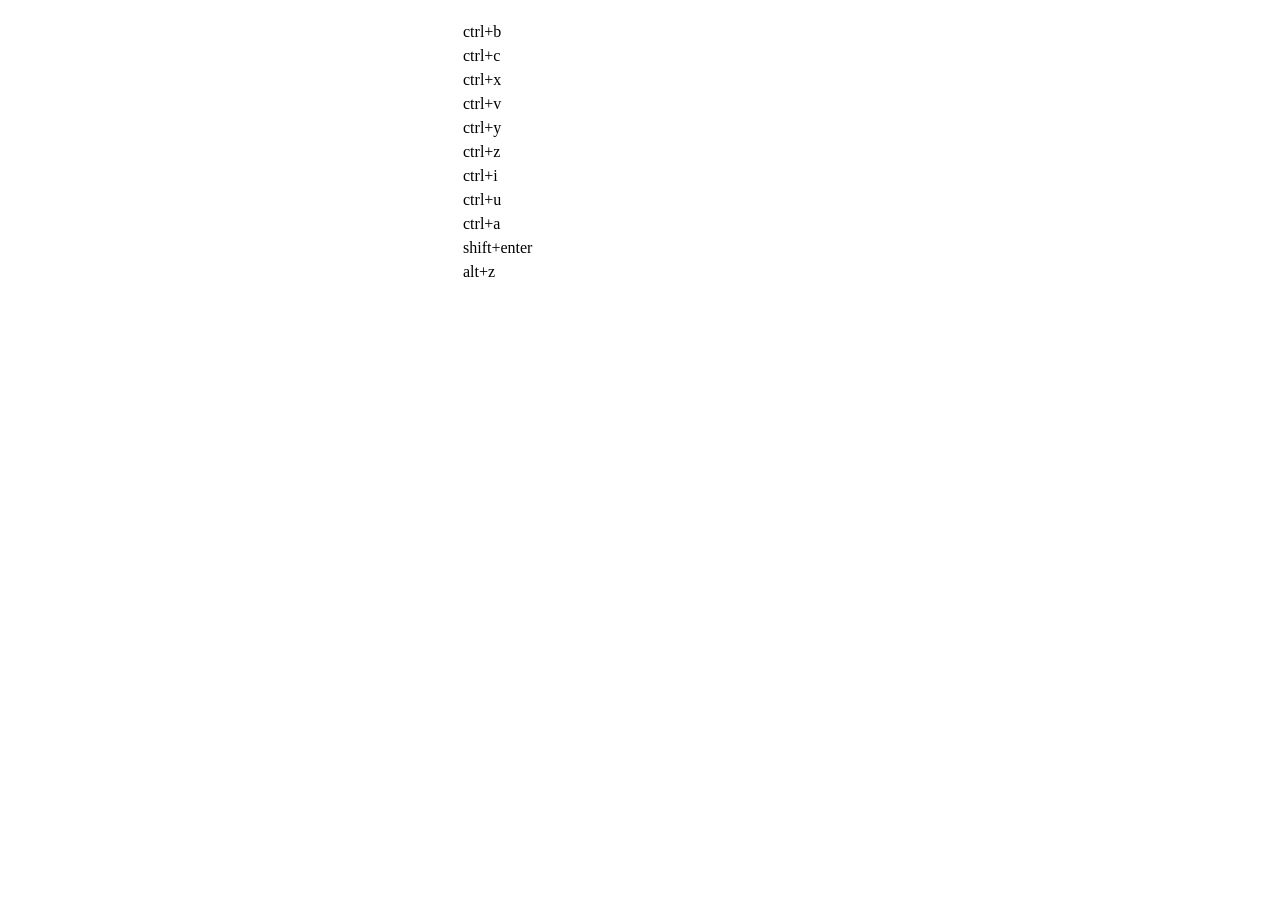
<file: plugin/ueditor/dialogs/help/help.html>
<!DOCTYPE HTML PUBLIC "-//W3C//DTD HTML 4.01 Transitional//EN"
    "http://www.w3.org/TR/html4/loose.dtd">
<html>
<head>
    <title>帮助</title>
    <meta content="text/html; charset=utf-8" http-equiv="Content-Type"/>
    <script type="text/javascript" src="../internal.js?df5a6b9e"></script>
    <link rel="stylesheet" type="text/css" href="help.css?81231bdb">
</head>
<body>
<div class="wrapper" id="helptab">
    <div id="tabHeads" class="tabhead">
        <span class="focus" tabsrc="about"><var id="lang_input_about"></var></span>
        <span tabsrc="shortcuts"><var id="lang_input_shortcuts"></var></span>
    </div>
    <div id="tabBodys" class="tabbody">
        <div id="about" class="panel">
            <h1>UEditor Plus</h1>
            <p id="version"></p>
            <p><var id="lang_input_introduction"></var></p>
        </div>
        <div id="shortcuts" class="panel">
            <table>
                <thead>
                <tr>
                    <td><var id="lang_Txt_shortcuts"></var></td>
                    <td><var id="lang_Txt_func"></var></td>
                </tr>
                </thead>
                <tbody>
                <tr>
                    <td>ctrl+b</td>
                    <td><var id="lang_Txt_bold"></var></td>
                </tr>
                <tr>
                    <td>ctrl+c</td>
                    <td><var id="lang_Txt_copy"></var></td>
                </tr>
                <tr>
                    <td>ctrl+x</td>
                    <td><var id="lang_Txt_cut"></var></td>
                </tr>
                <tr>
                    <td>ctrl+v</td>
                    <td><var id="lang_Txt_Paste"></var></td>
                </tr>
                <tr>
                    <td>ctrl+y</td>
                    <td><var id="lang_Txt_undo"></var></td>
                </tr>
                <tr>
                    <td>ctrl+z</td>
                    <td><var id="lang_Txt_redo"></var></td>
                </tr>
                <tr>
                    <td>ctrl+i</td>
                    <td><var id="lang_Txt_italic"></var></td>
                </tr>
                <tr>
                    <td>ctrl+u</td>
                    <td><var id="lang_Txt_underline"></var></td>
                </tr>
                <tr>
                    <td>ctrl+a</td>
                    <td><var id="lang_Txt_selectAll"></var></td>
                </tr>
                <tr>
                    <td>shift+enter</td>
                    <td><var id="lang_Txt_visualEnter"></var></td>
                </tr>
                <tr>
                    <td>alt+z</td>
                    <td><var id="lang_Txt_fullscreen"></var></td>
                </tr>
                </tbody>
            </table>
        </div>
    </div>
</div>
<script type="text/javascript" src="help.js?0a6823d2"></script>
</body>
</html>
</file>
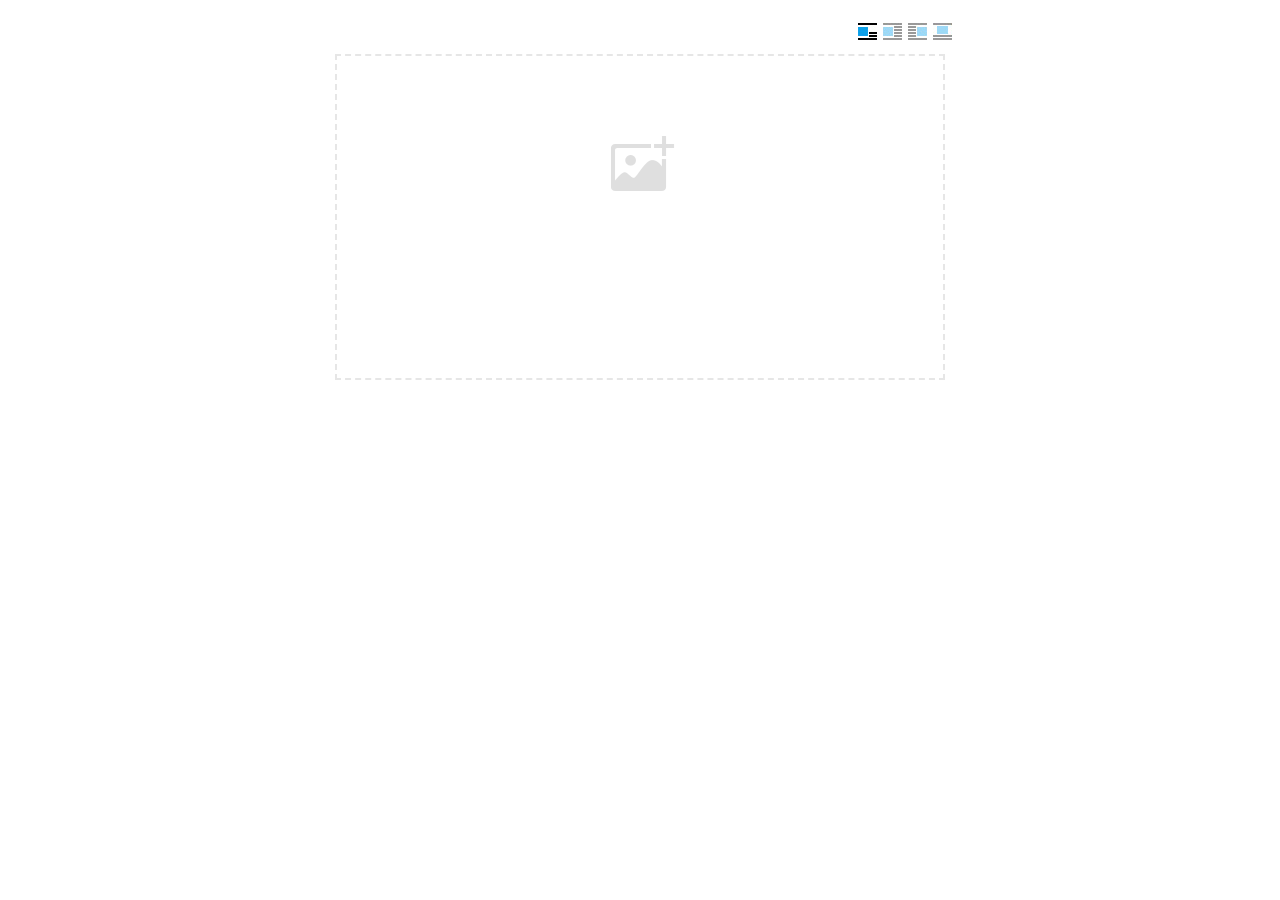
<file: plugin/ueditor/dialogs/image/image.html>
<!doctype html>
<html>
<head>
    <meta charset="UTF-8">
    <title>ueditor图片对话框</title>
    <script type="text/javascript" src="../internal.js?df5a6b9e"></script>

    <!-- jquery（自包含：引用编辑器内置 third-party 的 jQuery 4.0.0，iframe 需自行加载，无法继承父窗口） -->
    <script type="text/javascript" src="../../third-party/jquery-4.0.0.js?41b07a55"></script>

    <!-- webuploader -->
    <script src="../../third-party/webuploader/webuploader.js?486798f1"></script>
    <script src="../../third-party/webuploader/webuploader-mobile-fix.js?v=20261027a"></script>
    <link rel="stylesheet" type="text/css" href="../../third-party/webuploader/webuploader.css?fdc93f58">

    <!-- image dialog -->
    <link rel="stylesheet" href="image.css?fc461d7b" type="text/css"/>
</head>
<body>

<div class="wrapper">
    <div id="tabhead" class="tabhead">
        <span class="tab focus" data-content-id="remote"><var id="lang_tab_remote"></var></span>
        <span style="display:none;" class="tab" data-content-id="upload"><var id="lang_tab_upload"></var></span>
        <span style="display:none;" class="tab" data-content-id="online"><var id="lang_tab_online"></var></span>
    </div>
    <div class="alignBar">
        <label class="algnLabel"><var id="lang_input_align"></var></label>
        <span id="alignIcon">
                        <span id="noneAlign" class="none-align focus" data-align="none"></span>
                        <span id="leftAlign" class="left-align" data-align="left"></span>
                        <span id="rightAlign" class="right-align" data-align="right"></span>
                        <span id="centerAlign" class="center-align" data-align="center"></span>
                    </span>
        <input id="align" name="align" type="hidden" value="none"/>
    </div>
    <div id="tabbody" class="tabbody">

        <!-- 远程图片 -->
        <div id="remote" class="panel">
            <div class="top">
                <div class="row">
                    <label for="url"><var id="lang_input_url"></var></label>
                    <span><input class="text" id="url" type="text"/></span>
                    <a href="javascript:;" id="imageSelect" style="display:none;">选择图片</a>
                </div>
            </div>
            <div class="left">
                <div class="row">
                    <label><var id="lang_input_size"></var></label>
                    <span><var id="lang_input_width">&nbsp;&nbsp;</var><input class="text" type="text"
                                                                              id="width"/>px </span>
                    <span><var id="lang_input_height">&nbsp;&nbsp;</var><input class="text" type="text" id="height"/>px </span>
                    <span><input id="lock" type="checkbox" disabled="disabled"><span id="lockicon"></span></span>
                </div>
                <div class="row">
                    <label><var id="lang_input_border"></var></label>
                    <span><input class="text" type="text" id="border"/>px </span>
                </div>
                <div class="row">
                    <label><var id="lang_input_vhspace"></var></label>
                    <span><input class="text" type="text" id="vhSpace"/>px </span>
                </div>
                <div class="row">
                    <label><var id="lang_input_title"></var></label>
                    <span><input class="text" type="text" id="title"/></span>
                </div>
            </div>
            <div class="right">
                <div id="preview"></div>
            </div>
        </div>

        <!-- 上传图片 -->
        <div id="upload" class="panel focus">
            <div id="queueList" class="queueList">
                <div class="statusBar element-invisible">
                    <div class="progress">
                        <span class="text">0%</span>
                        <span class="percentage"></span>
                    </div>
                    <div class="info"></div>
                    <div class="btns">
                        <div id="filePickerBtn"></div>
                        <div class="uploadBtn"><var id="lang_start_upload"></var></div>
                    </div>
                </div>
                <div id="dndArea" class="placeholder">
                    <div class="filePickerContainer">
                        <div id="filePickerReady"></div>
                    </div>
                </div>
                <ul class="filelist element-invisible">
                    <li id="filePickerBlock" class="filePickerBlock"></li>
                </ul>
            </div>
        </div>

        <!-- 在线图片 -->
        <div id="online" class="panel">
            <div id="imageList"><var id="lang_imgLoading"></var></div>
        </div>

        <!-- 搜索图片 -->
        <div id="search" class="panel">
            <div class="searchBar">
                <input id="searchTxt" class="searchTxt text" type="text"/>
                <select id="searchType" class="searchType">
                    <option value="&s=4&z=0"></option>
                    <option value="&s=1&z=19"></option>
                    <option value="&s=2&z=0"></option>
                    <option value="&s=3&z=0"></option>
                </select>
                <input id="searchReset" type="button"/>
                <input id="searchBtn" type="button"/>
            </div>
            <div id="searchList" class="searchList">
                <ul id="searchListUl"></ul>
            </div>
        </div>

    </div>
</div>
<script type="text/javascript" src="image.js?3d6e11ff"></script>
</body>
</html>
</file>
<file: css/lry-content-render.css>
/* lry-content-render.css — 前台内容渲染样式（2026-11-09 UEditor Markdown 三轮升级）
 * 配套 common/static/js/lry-content-render.js：代码块（头部/复制/主题）、公式、
 * 提示块、脚注、目录、高亮 mark、kbd、任务列表。
 * 主题调色由 JS 注入（LryCodeThemes.css），这里只管结构与观感。 */

/* ---------- 代码块容器 ---------- */
.lry-code {
    position: relative;
    margin: 14px 0;
    border-radius: 8px;
    overflow: hidden;
    border: 1px solid rgba(127, 127, 127, .2);
}

.lry-code-head {
    display: flex;
    justify-content: space-between;
    align-items: center;
    padding: 6px 12px;
    font-size: 12px;
    background: rgba(127, 127, 127, .08);
    user-select: none;
}

.lry-code-dark .lry-code-head {
    background: rgba(255, 255, 255, .06);
    border-bottom: 1px solid rgba(255, 255, 255, .08);
}

.lry-code:not(.lry-code-dark) .lry-code-head {
    border-bottom: 1px solid rgba(127, 127, 127, .15);
}

.lry-code-lang {
    font-family: Consolas, Monaco, "Courier New", monospace;
    letter-spacing: .3px;
    opacity: .75;
}

.lry-code-copy {
    border: 1px solid rgba(127, 127, 127, .3);
    background: transparent;
    color: inherit;
    font-size: 12px;
    line-height: 1.5;
    padding: 2px 10px;
    border-radius: 4px;
    cursor: pointer;
    opacity: .85;
}

.lry-code-copy:hover {
    opacity: 1;
}

.lry-code-copy.copied {
    background: #10b981;
    border-color: #10b981;
    color: #fff;
    opacity: 1;
}

.lry-code pre.lry-code-hl {
    margin: 0;
    padding: 14px 16px;
    overflow-x: auto;
    font-family: Consolas, Monaco, "Courier New", monospace;
    font-size: 13px;
    line-height: 1.65;
    white-space: pre;
    tab-size: 4;
}

.lry-code pre.lry-code-hl code {
    font-family: inherit;
    background: none;
    padding: 0;
    color: inherit;
}

/* 行内 code 由主题各自的全局规则负责，这里仅兜底 */
.lry-content-render-scope code {
    font-family: Consolas, Monaco, "Courier New", monospace;
}

/* ---------- 公式 ---------- */
.lry-math {
    padding: 0 2px;
}

p.lry-math.lry-math-block,
div.lry-math.lry-math-block {
    display: block;
    text-align: center;
    margin: 12px auto;
    overflow-x: auto;
    overflow-y: hidden;
    padding: 4px 0;
}

.katex {
    font-size: 1.05em;
}

/* ---------- 提示块 ---------- */
blockquote.lry-alert {
    position: relative;
    padding: 26px 14px 6px;
    margin: 14px 0;
    border-left: 4px solid #ccc;
    border-radius: 0 6px 6px 0;
}

blockquote.lry-alert::before {
    position: absolute;
    left: 14px;
    top: 4px;
    font-size: 13px;
    font-weight: 600;
}

blockquote.lry-alert-note { border-left-color: #0969DA; background: #F1F8FF; }
blockquote.lry-alert-note::before { content: "\2139\FE0F  提示"; color: #0969DA; }
blockquote.lry-alert-tip { border-left-color: #1A7F37; background: #F0FFF4; }
blockquote.lry-alert-tip::before { content: "\1F4A1  技巧"; color: #1A7F37; }
blockquote.lry-alert-important { border-left-color: #8250DF; background: #F8F4FF; }
blockquote.lry-alert-important::before { content: "\2757  重要"; color: #8250DF; }
blockquote.lry-alert-warning { border-left-color: #9A6700; background: #FFF8E5; }
blockquote.lry-alert-warning::before { content: "\26A0\FE0F  警告"; color: #9A6700; }
blockquote.lry-alert-caution { border-left-color: #CF222E; background: #FFF5F5; }
blockquote.lry-alert-caution::before { content: "\26D4  注意"; color: #CF222E; }

blockquote.lry-alert p {
    margin: 0 0 .6em;
}

/* ---------- 语雀高亮块 :::info / :::success / :::warning / :::danger ---------- */
blockquote.lry-card {
    position: relative;
    margin: 14px 0;
    padding: 30px 16px 8px 16px;
    border: 1px solid transparent;
    border-radius: 8px;
    border-left-width: 4px;
}

blockquote.lry-card::before {
    position: absolute;
    left: 16px;
    top: 6px;
    font-size: 13px;
    font-weight: 600;
}

blockquote.lry-card p {
    margin: 0 0 .6em;
}

blockquote.lry-card-info {
    border-color: #B6D9F5; border-left-color: #0969DA; background: #F1F8FF;
}
blockquote.lry-card-info::before { content: "\2139\FE0F  信息"; color: #0969DA; }
blockquote.lry-card-success {
    border-color: #BCE3C8; border-left-color: #1A7F37; background: #F0FFF4;
}
blockquote.lry-card-success::before { content: "\2705  成功"; color: #1A7F37; }
blockquote.lry-card-warning {
    border-color: #F0D48A; border-left-color: #BF8700; background: #FFF8E5;
}
blockquote.lry-card-warning::before { content: "\26A0\FE0F  警示"; color: #BF8700; }
blockquote.lry-card-danger {
    border-color: #F1B8BF; border-left-color: #CF222E; background: #FFF5F5;
}
blockquote.lry-card-danger::before { content: "\26D4  危险"; color: #CF222E; }

/* ---------- 目录 ---------- */
.lry-toc-box {
    margin: 16px 0;
    padding: 12px 16px;
    border: 1px solid rgba(127, 127, 127, .25);
    border-radius: 8px;
    background: rgba(127, 127, 127, .05);
}

.lry-toc-title {
    font-weight: 600;
    margin-bottom: 8px;
    font-size: 15px;
}

.lry-toc-list {
    display: flex;
    flex-direction: column;
    gap: 2px;
}

a.lry-toc-item {
    text-decoration: none;
    color: inherit;
    font-size: 14px;
    line-height: 1.8;
    opacity: .85;
}

a.lry-toc-item:hover {
    opacity: 1;
}

a.lry-toc-item.lry-toc-l1 { font-weight: 600; }
a.lry-toc-item.lry-toc-l2 { padding-left: 1.2em; }
a.lry-toc-item.lry-toc-l3 { padding-left: 2.4em; }
a.lry-toc-item.lry-toc-l4 { padding-left: 3.6em; }
a.lry-toc-item.lry-toc-l5 { padding-left: 4.8em; }
a.lry-toc-item.lry-toc-l6 { padding-left: 6em; }

.lry-toc-empty {
    color: #999;
    font-size: 13px;
}

/* ---------- 脚注 ---------- */
sup.lry-fn .lry-fn-link,
a.lry-fn-link {
    color: #0969da;
    text-decoration: none;
    font-size: .78em;
}

div.lry-footnotes {
    margin-top: 1.6em;
    padding-top: .8em;
    border-top: 1px solid rgba(127, 127, 127, .25);
    font-size: 13px;
    opacity: .92;
}

div.lry-footnotes p.lry-fn-def {
    margin: .25em 0;
}

sup.lry-fn-label {
    color: #0969da;
    margin-right: 4px;
}

/* ---------- 行内高亮 / 按键 ---------- */
mark {
    background: #fff3a3;
    color: inherit;
    padding: 0 2px;
    border-radius: 2px;
}

kbd {
    display: inline-block;
    padding: 0 5px;
    font: 12px/1.6 Consolas, Monaco, monospace;
    color: #24292f;
    background: #f6f8fa;
    border: 1px solid #d0d7de;
    border-bottom-width: 2px;
    border-radius: 4px;
    margin: 0 1px;
}

/* ---------- 表格（与编辑器 iframe 默认表格样式一致，仅作用于渲染内容容器） ----------
   :where() 压低优先级：宿主主题自有表格规则（如 .news_con table）可覆盖 */
.lry-rendered :where(table) {
    display: table;
    border-collapse: collapse;
    margin: 10px 0;
    max-width: 100%;
}

.lry-rendered :where(td, th) {
    padding: 5px 10px;
    border: 1px solid #DDD;
}

.lry-rendered :where(th) {
    border-top: 1px solid #BBB;
    background-color: #F7F7F7;
}

.lry-rendered :where(caption) {
    border: 1px dashed #DDD;
    border-bottom: 0;
    padding: 3px;
    text-align: center;
}

.lry-rendered :where(td p) {
    margin: 0;
    padding: 0;
}
</file>
<file: plugin/ueditor/dialogs/audio/audio.css>
@charset "utf-8";
.wrapper {
    width: 570px;
    _width: 575px;
    margin: 10px auto;
    zoom: 1;
    position: relative
}

.tabbody {
    height: 355px;
}

.tabbody .panel {
    position: absolute;
    width: 0;
    height: 0;
    background: #fff;
    overflow: hidden;
    display: none;
}

.tabbody .panel.focus {
    width: 100%;
    height: 355px;
    display: block;
}

.tabbody .panel table td {
    vertical-align: middle;
}

#audioUrl {
    width: 380px;
    height: 26px;
    line-height: 26px;
    margin: 8px 5px;
    background: #FFF;
    border: 1px solid #F2F2F2;
    outline: none;
    border-radius: 3px;
    padding: 0 5px;
}

#audioSelect {
    width: 100px;
    display: inline-block;
    background: #FFF;
    border: 1px solid #EEE;
    line-height: 26px;
    text-align: center;
    color: #333;
    text-decoration: none;
    border-radius: 3px;
    vertical-align: middle;
}

#audioSearchTxt {
    margin-left: 15px;
    background: #FFF;
    width: 200px;
    height: 21px;
    line-height: 21px;
    border: 1px solid #F2F2F2;
}

#searchList {
    width: 570px;
    overflow: auto;
    zoom: 1;
    height: 270px;
}

#searchList div {
    float: left;
    width: 120px;
    height: 135px;
    margin: 5px 15px;
}

#searchList img {
    margin: 2px 8px;
    cursor: pointer;
    border: 2px solid #fff
}

/*不用缩略图*/
#searchList p {
    margin-left: 10px;
}

#audioType {
    width: 65px;
    height: 23px;
    line-height: 22px;
    border: 1px solid #F2F2F2;
}

#audioSearchBtn, #audioSearchReset {
    /*width: 80px;*/
    height: 25px;
    line-height: 25px;
    background: #eee;
    border: 1px solid #F2F2F2;
    cursor: pointer;
    padding: 0 5px;
}


#preview {
    position: relative;
    width: 420px;
    padding: 0;
    overflow: hidden;
    margin-left: 10px;
    _margin-left: 5px;
    height: 280px;
    background-color: #ddd;
    float: left
}

#preview .previewMsg {
    position: absolute;
    top: 0;
    margin: 0;
    padding: 0;
    height: 280px;
    width: 100%;
    background-color: #666;
}

#preview .previewMsg span {
    display: block;
    margin: 125px auto 0 auto;
    text-align: center;
    font-size: 18px;
    color: #fff;
}

#preview .previewaudio {
    position: absolute;
    top: 0;
    margin: 0;
    padding: 0;
    height: 280px;
    width: 100%;
}

.edui-audio-wrapper fieldset {
    border: 1px solid #ddd;
    padding-left: 5px;
    margin-bottom: 20px;
    padding-bottom: 5px;
    width: 115px;
}

#audioInfo {
    width: 120px;
    float: left;
    margin-left: 10px;
    _margin-left: 7px;
}

fieldset {
    border: 1px solid #ddd;
    padding-left: 5px;
    margin-bottom: 20px;
    padding-bottom: 5px;
    width: 115px;
}

fieldset legend {
    font-weight: bold;
}

fieldset p {
    line-height: 30px;
}

fieldset input.txt {
    width: 65px;
    height: 21px;
    line-height: 21px;
    margin: 8px 5px;
    background: #FFF;
    border: 1px solid #F2F2F2;
}

label.url {
    font-weight: bold;
    margin-left: 5px;
}

#audioFloat div {
    cursor: pointer;
    opacity: 0.5;
    filter: alpha(opacity=50);
    margin: 9px;
    _margin: 5px;
    width: 38px;
    height: 36px;
    float: left;
}

#audioFloat .focus {
    opacity: 1;
    filter: alpha(opacity=100)
}

span.view {
    display: inline-block;
    width: 30px;
    float: right;
    cursor: pointer;
    color: blue
}


/* upload audio */
.tabbody #upload.panel {
    width: 0;
    height: 0;
    overflow: hidden;
    position: absolute !important;
    clip: rect(1px, 1px, 1px, 1px);
    background: #fff;
    display: block;
}

.tabbody #upload.panel.focus {
    width: 100%;
    height: 335px;
    display: block;
    clip: auto;
}

#upload_alignment div {
    cursor: pointer;
    opacity: 0.5;
    filter: alpha(opacity=50);
    margin: 9px;
    _margin: 5px;
    width: 38px;
    height: 36px;
    float: left;
}

#upload_alignment .focus {
    opacity: 1;
    filter: alpha(opacity=100)
}

#upload_left {
    width: 427px;
    float: left;
}

#upload_left .controller {
    height: 30px;
    clear: both;
}

#uploadaudioInfo {
    margin-top: 10px;
    float: right;
    padding-right: 8px;
}

#upload .queueList {
    margin: 0;
}

#upload p {
    margin: 0;
}

.element-invisible {
    width: 0 !important;
    height: 0 !important;
    border: 0;
    padding: 0;
    margin: 0;
    overflow: hidden;
    position: absolute !important;
    clip: rect(1px, 1px, 1px, 1px);
}

#upload .placeholder {
    margin: 10px;
    margin-right: 0;
    border: 2px dashed #e6e6e6;
    *border: 0px dashed #e6e6e6;
    height: 161px;
    padding-top: 150px;
    text-align: center;
    width: 97%;
    float: left;
    background: url(./images/image.png) center 70px no-repeat;
    color: #cccccc;
    font-size: 18px;
    position: relative;
    top: 0;
    *margin-left: 0;
    *left: 10px;
}

#upload .placeholder .webuploader-pick {
    font-size: 18px;
    background: #00b7ee;
    border-radius: 3px;
    line-height: 44px;
    padding: 0 30px;
    *width: 120px;
    color: #fff;
    display: inline-block;
    margin: 0 auto 20px auto;
    cursor: pointer;
    box-shadow: 0 1px 1px rgba(0, 0, 0, 0.1);
}

#upload .placeholder .webuploader-pick-hover {
    background: #00a2d4;
}


#filePickerContainer {
    text-align: center;
}

#upload .placeholder .flashTip {
    color: #666666;
    font-size: 12px;
    position: absolute;
    width: 100%;
    text-align: center;
    bottom: 20px;
}

#upload .placeholder .flashTip a {
    color: #0785d1;
    text-decoration: none;
}

#upload .placeholder .flashTip a:hover {
    text-decoration: underline;
}

#upload .placeholder.webuploader-dnd-over {
    border-color: #999999;
}

#upload .filelist {
    list-style: none;
    margin: 0;
    padding: 0;
    overflow-x: hidden;
    overflow-y: auto;
    position: relative;
    height: 285px;
}

#upload .filelist:after {
    content: '';
    display: block;
    width: 0;
    height: 0;
    overflow: hidden;
    clear: both;
}

#upload .filelist li {
    width: 113px;
    height: 113px;
    background: url(./images/bg.png);
    text-align: center;
    margin: 15px 0 0 20px;
    *margin: 15px 0 0 15px;
    position: relative;
    display: block;
    float: left;
    overflow: hidden;
    font-size: 12px;
}

#upload .filelist li p.log {
    position: relative;
    top: -45px;
}

#upload .filelist li p.title {
    position: absolute;
    top: 0;
    left: 0;
    width: 100%;
    overflow: hidden;
    white-space: nowrap;
    text-overflow: ellipsis;
    top: 5px;
    text-indent: 5px;
    text-align: left;
}

#upload .filelist li p.progress {
    position: absolute;
    width: 100%;
    bottom: 0;
    left: 0;
    height: 8px;
    overflow: hidden;
    z-index: 50;
    margin: 0;
    border-radius: 0;
    background: none;
    -webkit-box-shadow: 0 0 0;
}

#upload .filelist li p.progress span {
    display: none;
    overflow: hidden;
    width: 0;
    height: 100%;
    background: #1483d8 url(./images/progress.png) repeat-x;

    -webit-transition: width 200ms linear;
    -moz-transition: width 200ms linear;
    -o-transition: width 200ms linear;
    -ms-transition: width 200ms linear;
    transition: width 200ms linear;

    -webkit-animation: progressmove 2s linear infinite;
    -moz-animation: progressmove 2s linear infinite;
    -o-animation: progressmove 2s linear infinite;
    -ms-animation: progressmove 2s linear infinite;
    animation: progressmove 2s linear infinite;

    -webkit-transform: translateZ(0);
}

@-webkit-keyframes progressmove {
    0% {
        background-position: 0 0;
    }
    100% {
        background-position: 17px 0;
    }
}

@-moz-keyframes progressmove {
    0% {
        background-position: 0 0;
    }
    100% {
        background-position: 17px 0;
    }
}

@keyframes progressmove {
    0% {
        background-position: 0 0;
    }
    100% {
        background-position: 17px 0;
    }
}

#upload .filelist li p.imgWrap {
    position: relative;
    z-index: 2;
    line-height: 113px;
    vertical-align: middle;
    overflow: hidden;
    width: 113px;
    height: 113px;

    -webkit-transform-origin: 50% 50%;
    -moz-transform-origin: 50% 50%;
    -o-transform-origin: 50% 50%;
    -ms-transform-origin: 50% 50%;
    transform-origin: 50% 50%;

    -webit-transition: 200ms ease-out;
    -moz-transition: 200ms ease-out;
    -o-transition: 200ms ease-out;
    -ms-transition: 200ms ease-out;
    transition: 200ms ease-out;
}

#upload .filelist li p.imgWrap.notimage {
    margin-top: 0;
    width: 111px;
    height: 111px;
    border: 1px #eeeeee solid;
}

#upload .filelist li p.imgWrap.notimage i.file-preview {
    margin-top: 15px;
}

#upload .filelist li img {
    width: 100%;
}

#upload .filelist li p.error {
    background: #f43838;
    color: #fff;
    position: absolute;
    bottom: 0;
    left: 0;
    height: 28px;
    line-height: 28px;
    width: 100%;
    z-index: 100;
    display: none;
}

#upload .filelist li .success {
    display: block;
    position: absolute;
    left: 0;
    bottom: 0;
    height: 40px;
    width: 100%;
    z-index: 200;
    background: url(./images/success.png) no-repeat right bottom;
    background-image: url(./images/success.gif) \9;
}

#upload .filelist li.filePickerBlock {
    width: 113px;
    height: 113px;
    background: url(./images/image.png) no-repeat center 12px;
    border: 1px solid #eeeeee;
    border-radius: 0;
}

#upload .filelist li.filePickerBlock div.webuploader-pick {
    width: 100%;
    height: 100%;
    margin: 0;
    padding: 0;
    opacity: 0;
    background: none;
    font-size: 0;
}

#upload .filelist div.file-panel {
    position: absolute;
    height: 0;
    filter: progid:DXImageTransform.Microsoft.gradient(GradientType=0, startColorstr='#80000000', endColorstr='#80000000') \0;
    background: rgba(0, 0, 0, 0.5);
    width: 100%;
    top: 0;
    left: 0;
    overflow: hidden;
    z-index: 300;
}

#upload .filelist div.file-panel span {
    width: 24px;
    height: 24px;
    display: inline;
    float: right;
    text-indent: -9999px;
    overflow: hidden;
    background: url(./images/icons.png) no-repeat;
    background: url(./images/icons.gif) no-repeat \9;
    margin: 5px 1px 1px;
    cursor: pointer;
    -webkit-tap-highlight-color: rgba(0, 0, 0, 0);
    -webkit-user-select: none;
    -moz-user-select: none;
    -ms-user-select: none;
    user-select: none;
}

#upload .filelist div.file-panel span.rotateLeft {
    display: none;
    background-position: 0 -24px;
}

#upload .filelist div.file-panel span.rotateLeft:hover {
    background-position: 0 0;
}

#upload .filelist div.file-panel span.rotateRight {
    display: none;
    background-position: -24px -24px;
}

#upload .filelist div.file-panel span.rotateRight:hover {
    background-position: -24px 0;
}

#upload .filelist div.file-panel span.cancel {
    background-position: -48px -24px;
}

#upload .filelist div.file-panel span.cancel:hover {
    background-position: -48px 0;
}

#upload .statusBar {
    height: 45px;
    border-bottom: 1px solid #dadada;
    margin: 0 10px;
    padding: 0;
    line-height: 45px;
    vertical-align: middle;
    position: relative;
}

#upload .statusBar .progress {
    border: 1px solid #1483d8;
    width: 198px;
    background: #fff;
    height: 18px;
    position: absolute;
    top: 12px;
    display: none;
    text-align: center;
    line-height: 18px;
    color: #6dbfff;
    margin: 0 10px 0 0;
}

#upload .statusBar .progress span.percentage {
    width: 0;
    height: 100%;
    left: 0;
    top: 0;
    background: #1483d8;
    position: absolute;
}

#upload .statusBar .progress span.text {
    position: relative;
    z-index: 10;
}

#upload .statusBar .info {
    display: inline-block;
    font-size: 14px;
    color: #666666;
}

#upload .statusBar .btns {
    position: absolute;
    top: 7px;
    right: 0;
    line-height: 30px;
}

#filePickerBtn {
    display: inline-block;
    float: left;
}

#upload .statusBar .btns .webuploader-pick,
#upload .statusBar .btns .uploadBtn,
#upload .statusBar .btns .uploadBtn.state-uploading,
#upload .statusBar .btns .uploadBtn.state-paused {
    background: #ffffff;
    border: 1px solid #cfcfcf;
    color: #565656;
    padding: 0 18px;
    display: inline-block;
    border-radius: 3px;
    margin-left: 10px;
    cursor: pointer;
    font-size: 14px;
    float: left;
    -webkit-user-select: none;
    -moz-user-select: none;
    -ms-user-select: none;
    user-select: none;
}

#upload .statusBar .btns .webuploader-pick-hover,
#upload .statusBar .btns .uploadBtn:hover,
#upload .statusBar .btns .uploadBtn.state-uploading:hover,
#upload .statusBar .btns .uploadBtn.state-paused:hover {
    background: #f0f0f0;
}

#upload .statusBar .btns .uploadBtn,
#upload .statusBar .btns .uploadBtn.state-paused {
    background: #00b7ee;
    color: #fff;
    border-color: transparent;
}

#upload .statusBar .btns .uploadBtn:hover,
#upload .statusBar .btns .uploadBtn.state-paused:hover {
    background: #00a2d4;
}

#upload .statusBar .btns .uploadBtn.disabled {
    pointer-events: none;
    filter: alpha(opacity=60);
    -moz-opacity: 0.6;
    -khtml-opacity: 0.6;
    opacity: 0.6;
}


/* 在线文件的文件预览图标 */
i.file-preview {
    display: block;
    margin: 10px auto;
    width: 70px;
    height: 70px;
    background-image: url("./images/file-icons.png");
    background-image: url("./images/file-icons.gif") \9;
    background-position: -140px center;
    background-repeat: no-repeat;
}

i.file-preview.file-type-dir {
    background-position: 0 center;
}

i.file-preview.file-type-file {
    background-position: -140px center;
}

i.file-preview.file-type-filelist {
    background-position: -210px center;
}

i.file-preview.file-type-zip,
i.file-preview.file-type-rar,
i.file-preview.file-type-7z,
i.file-preview.file-type-tar,
i.file-preview.file-type-gz,
i.file-preview.file-type-bz2 {
    background-position: -280px center;
}

i.file-preview.file-type-xls,
i.file-preview.file-type-xlsx {
    background-position: -350px center;
}

i.file-preview.file-type-doc,
i.file-preview.file-type-docx {
    background-position: -420px center;
}

i.file-preview.file-type-ppt,
i.file-preview.file-type-pptx {
    background-position: -490px center;
}

i.file-preview.file-type-vsd {
    background-position: -560px center;
}

i.file-preview.file-type-pdf {
    background-position: -630px center;
}

i.file-preview.file-type-txt,
i.file-preview.file-type-md,
i.file-preview.file-type-json,
i.file-preview.file-type-htm,
i.file-preview.file-type-xml,
i.file-preview.file-type-html,
i.file-preview.file-type-js,
i.file-preview.file-type-css,
i.file-preview.file-type-php,
i.file-preview.file-type-jsp,
i.file-preview.file-type-asp {
    background-position: -700px center;
}

i.file-preview.file-type-apk {
    background-position: -770px center;
}

i.file-preview.file-type-exe {
    background-position: -840px center;
}

i.file-preview.file-type-ipa {
    background-position: -910px center;
}

i.file-preview.file-type-mp4,
i.file-preview.file-type-swf,
i.file-preview.file-type-mkv,
i.file-preview.file-type-avi,
i.file-preview.file-type-flv,
i.file-preview.file-type-mov,
i.file-preview.file-type-mpg,
i.file-preview.file-type-mpeg,
i.file-preview.file-type-ogv,
i.file-preview.file-type-webm,
i.file-preview.file-type-rm,
i.file-preview.file-type-rmvb {
    background-position: -980px center;
}

i.file-preview.file-type-ogg,
i.file-preview.file-type-wav,
i.file-preview.file-type-wmv,
i.file-preview.file-type-mid,
i.file-preview.file-type-mp3 {
    background-position: -1050px center;
}

i.file-preview.file-type-jpg,
i.file-preview.file-type-jpeg,
i.file-preview.file-type-gif,
i.file-preview.file-type-bmp,
i.file-preview.file-type-png,
i.file-preview.file-type-psd {
    background-position: -140px center;
}
</file>
<file: plugin/ueditor/third-party/webuploader/webuploader.css>
:root {
    --webuploader-color-primary: var(--color-primary, #00B7EE);
    --webuploader-color-content-bg: var(--color-content-bg, #FFFFFF);
}

.webuploader-container {
    position: relative
}

.webuploader-element-invisible {
    position: absolute !important;
    clip: rect(1px 1px 1px 1px);
    clip: rect(1px, 1px, 1px, 1px)
}

.webuploader-pick {
    position: relative;
    display: block;
    cursor: pointer;
    padding: 0;
    color: #666;
    text-align: center;
    border-radius: 2px;
    overflow: hidden;
}

.webuploader-pick-hover {
}

.webuploader-pick-disable {
    opacity: .6;
    pointer-events: none
}

.webuploader-list {
    display: block;
    margin: 0;
    padding: 0;
    position: static;
    border: 1px solid #EEE;
    border-radius: 0.2rem;
    padding: 0.2rem;
    background-color: var(--webuploader-color-content-bg);
}

.webuploader-list:empty {
    display: none;
}

.webuploader-list > li {
    list-style: none;
    display: block;
    border: 1px solid #EEE;
    padding: 0px;
    margin-bottom: 0.1rem;
    background: var(--webuploader-color-content-bg);
    border-radius: 0.2rem;
}

.webuploader-list > li .progress-box {
    background-color: #EEE;
    margin: 2px;
    border-radius: 4px;
}

.webuploader-list > li .progress-box .progress-bar {
    height: 3px;
    background-color: var(--webuploader-color-primary);
    border-radius: 4px;
}

.webuploader-list > li .progress-info {
    font-size: 12px;
    line-height: 20px;
    width: 100%;
    word-wrap: normal;
    text-overflow: ellipsis;
    white-space: nowrap;
    overflow: hidden;
    color: #999
}

.webuploader-list > li .progress-info .status {
    display: inline;
    line-height: 20px
}
</file>
<file: plugin/ueditor/dialogs/background/background.css>
.wrapper {
    width: 424px;
    margin: 10px auto;
    zoom: 1;
    position: relative
}

.tabbody {
    height: 225px;
}

.tabbody .panel {
    position: absolute;
    width: 100%;
    height: 100%;
    background: #fff;
    display: none;
}

.tabbody .focus {
    display: block;
}

body {
    font-size: 12px;
    color: #888;
    overflow: hidden;
}

input, label {
    vertical-align: middle
}

.clear {
    clear: both;
}

.pl {
    padding-left: 18px;
    padding-left: 23px \9;
}

#imageList {
    width: 420px;
    height: 215px;
    margin-top: 10px;
    overflow: hidden;
    overflow-y: auto;
}

#imageList div {
    float: left;
    width: 100px;
    height: 95px;
    margin: 5px 10px;
}

#imageList img {
    cursor: pointer;
    border: 2px solid white;
}

.bgarea {
    margin: 10px;
    padding: 5px;
    height: 84%;
    border: 1px solid #A8A297;
}

.content div {
    margin: 10px 0 10px 5px;
}

.content .iptradio {
    margin: 0px 5px 5px 0px;
}

.txt {
    width: 280px;
}

.wrapcolor {
    height: 19px;
}

div.color {
    float: left;
    margin: 0;
}

#colorPicker {
    width: 17px;
    height: 17px;
    border: 1px solid #CCC;
    display: inline-block;
    border-radius: 3px;
    box-shadow: 2px 2px 5px #D3D6DA;
    margin: 0;
    float: left;
}

div.alignment, #custom {
    margin-left: 23px;
    margin-left: 28px \9;
}

#custom input {
    height: 15px;
    min-height: 15px;
    width: 20px;
}

#repeatType {
    width: 100px;
}


/* 图片管理样式 */
#imgManager {
    width: 100%;
    height: 225px;
}

#imgManager #imageList {
    width: 100%;
    overflow-x: hidden;
    overflow-y: auto;
}

#imgManager ul {
    display: block;
    list-style: none;
    margin: 0;
    padding: 0;
}

#imgManager li {
    float: left;
    display: block;
    list-style: none;
    padding: 0;
    width: 113px;
    height: 113px;
    margin: 9px 0 0 19px;
    background-color: #eee;
    overflow: hidden;
    cursor: pointer;
    position: relative;
}

#imgManager li.clearFloat {
    float: none;
    clear: both;
    display: block;
    width: 0;
    height: 0;
    margin: 0;
    padding: 0;
}

#imgManager li img {
    cursor: pointer;
}

#imgManager li .icon {
    cursor: pointer;
    width: 113px;
    height: 113px;
    position: absolute;
    top: 0;
    left: 0;
    z-index: 2;
    border: 0;
    background-repeat: no-repeat;
}

#imgManager li .icon:hover {
    width: 107px;
    height: 107px;
    border: 3px solid #1094fa;
}

#imgManager li.selected .icon {
    background-image: url(images/success.png);
    background-position: 75px 75px;
}

#imgManager li.selected .icon:hover {
    width: 107px;
    height: 107px;
    border: 3px solid #1094fa;
    background-position: 72px 72px;
}
</file>
<file: plugin/ueditor/dialogs/help/help.css>
.wrapper {
    width: 370px;
    margin: 10px auto;
    zoom: 1;
}

.tabbody {
    height: 360px;
}

.tabbody .panel {
    width: 100%;
    height: 360px;
    position: absolute;
    background: #fff;
}

.tabbody .panel h1 {
    font-size: 26px;
    margin: 5px 0 0 5px;
}

.tabbody .panel p {
    font-size: 12px;
    margin: 5px 0 0 5px;
}

.tabbody table {
    width: 90%;
    line-height: 20px;
    margin: 5px 0 0 5px;;
}

.tabbody table thead {
    font-weight: bold;
    line-height: 25px;
}
</file>
<file: plugin/ueditor/dialogs/image/image.css>
@charset "utf-8";
/* dialog样式 */
.wrapper {
    zoom: 1;
    width: 630px;
    *width: 626px;
    height: 380px;
    margin: 0 auto;
    padding: 10px;
    position: relative;
    font-family: sans-serif;
}

/*tab样式框大小*/
.tabhead {
    float: left;
}

.tabbody {
    width: 100%;
    height: 346px;
    position: relative;
    clear: both;
}

.tabbody .panel {
    position: absolute;
    width: 0;
    height: 0;
    background: #fff;
    overflow: hidden;
    display: none;
}

.tabbody .panel.focus {
    width: 100%;
    height: 346px;
    display: block;
}

/* 图片对齐方式 */
.alignBar {
    float: right;
    margin-top: 5px;
    position: relative;
}

.alignBar .algnLabel {
    float: left;
    height: 20px;
    line-height: 20px;
}

.alignBar #alignIcon {
    zoom: 1;
    _display: inline;
    display: inline-block;
    position: relative;
}

.alignBar #alignIcon span {
    float: left;
    cursor: pointer;
    display: block;
    width: 19px;
    height: 17px;
    margin-right: 3px;
    margin-left: 3px;
    background-image: url(./images/alignicon.jpg);
}

.alignBar #alignIcon .none-align {
    background-position: 0 -18px;
}

.alignBar #alignIcon .left-align {
    background-position: -20px -18px;
}

.alignBar #alignIcon .right-align {
    background-position: -40px -18px;
}

.alignBar #alignIcon .center-align {
    background-position: -60px -18px;
}

.alignBar #alignIcon .none-align.focus {
    background-position: 0 0;
}

.alignBar #alignIcon .left-align.focus {
    background-position: -20px 0;
}

.alignBar #alignIcon .right-align.focus {
    background-position: -40px 0;
}

.alignBar #alignIcon .center-align.focus {
    background-position: -60px 0;
}


/* 远程图片样式 */
#remote {
    z-index: 200;
}

#remote .top {
    width: 100%;
    margin-top: 25px;
}

#remote .left {
    display: block;
    float: left;
    width: 300px;
    height: 10px;
}

#remote .right {
    display: block;
    float: right;
    width: 300px;
    height: 10px;
}

#remote .row {
    margin-left: 20px;
    clear: both;
    height: 40px;
}

#remote .row label {
    text-align: center;
    width: 50px;
    zoom: 1;
    _display: inline;
    display: inline-block;
    vertical-align: middle;
}

#remote .row label.algnLabel {
    float: left;

}

#remote input.text {
    width: 150px;
    padding: 3px 6px;
    font-size: 14px;
    line-height: 1.42857143;
    color: #555;
    background-color: #fff;
    background-image: none;
    border: 1px solid #ccc;
    border-radius: 4px;
    -webkit-box-shadow: inset 0 1px 1px rgba(0, 0, 0, .075);
    box-shadow: inset 0 1px 1px rgba(0, 0, 0, .075);
    -webkit-transition: border-color ease-in-out .15s, box-shadow ease-in-out .15s;
    transition: border-color ease-in-out .15s, box-shadow ease-in-out .15s;
}

#remote input.text:focus {
    outline: 0;
}

#remote #url {
    width: 400px;
    margin-bottom: 2px;
}

#remote #imageSelect {
    width: 100px;
    display: inline-block;
    background: #FFF;
    border: 1px solid #EEE;
    line-height: 26px;
    text-align: center;
    color: #333;
    text-decoration: none;
    border-radius: 3px;
    vertical-align: top;
}

#remote #width,
#remote #height {
    width: 30px;
    margin-left: 2px;
    margin-right: 2px;
    text-align: center;
}

#remote #border,
#remote #vhSpace,
#remote #title {
    width: 180px;
    margin-right: 5px;
}

#remote #lock {
    display: inline-block;
    vertical-align: middle;
}

#remote #lockicon {
    zoom: 1;
    _display: inline;
    display: inline-block;
    width: 20px;
    height: 20px;
    background: url("../../themes/default/images/lock.gif") -13px -13px no-repeat;
    vertical-align: middle;
}

#remote #preview {
    clear: both;
    width: 260px;
    height: 240px;
    z-index: 9999;
    margin-top: 10px;
    background-color: #eee;
    overflow: hidden;
}

/* 上传图片 */
.tabbody #upload.panel {
    width: 0;
    height: 0;
    overflow: hidden;
    position: absolute !important;
    clip: rect(1px, 1px, 1px, 1px);
    background: #fff;
    display: block;
}

.tabbody #upload.panel.focus {
    width: 100%;
    height: 346px;
    display: block;
    clip: auto;
}

#upload .queueList {
    margin: 0;
    width: 100%;
    height: 100%;
    position: absolute;
    overflow: hidden;
}

#upload p {
    margin: 0;
}

.element-invisible {
    width: 0 !important;
    height: 0 !important;
    border: 0;
    padding: 0;
    margin: 0;
    overflow: hidden;
    position: absolute !important;
    clip: rect(1px, 1px, 1px, 1px);
}

#upload .placeholder {
    margin: 10px;
    border: 2px dashed #e6e6e6;
    *border: 0px dashed #e6e6e6;
    height: 172px;
    padding-top: 150px;
    text-align: center;
    background: url(./images/image.png) center 70px no-repeat;
    color: #cccccc;
    font-size: 18px;
    position: relative;
    top: 0;
    *top: 10px;
}

#upload .placeholder .webuploader-pick {
    font-size: 18px;
    background: #00b7ee;
    border-radius: 3px;
    line-height: 44px;
    padding: 0 30px;
    *width: 120px;
    color: #fff;
    display: inline-block;
    margin: 0 auto 20px auto;
    cursor: pointer;
    box-shadow: 0 1px 1px rgba(0, 0, 0, 0.1);
}

#upload .placeholder .webuploader-pick-hover {
    background: #00a2d4;
}


#filePickerContainer {
    text-align: center;
}

#upload .placeholder .flashTip {
    color: #666666;
    font-size: 12px;
    position: absolute;
    width: 100%;
    text-align: center;
    bottom: 20px;
}

#upload .placeholder .flashTip a {
    color: #0785d1;
    text-decoration: none;
}

#upload .placeholder .flashTip a:hover {
    text-decoration: underline;
}

#upload .placeholder.webuploader-dnd-over {
    border-color: #999999;
}

#upload .filelist {
    list-style: none;
    margin: 0;
    padding: 0;
    overflow-x: hidden;
    overflow-y: auto;
    position: relative;
    height: 300px;
}

#upload .filelist:after {
    content: '';
    display: block;
    width: 0;
    height: 0;
    overflow: hidden;
    clear: both;
    position: relative;
}

#upload .filelist li {
    width: 113px;
    height: 113px;
    background: url(./images/bg.png);
    text-align: center;
    margin: 9px 0 0 9px;
    *margin: 6px 0 0 6px;
    position: relative;
    display: block;
    float: left;
    overflow: hidden;
    font-size: 12px;
}

#upload .filelist li p.log {
    position: relative;
    top: -45px;
}

#upload .filelist li p.title {
    position: absolute;
    top: 0;
    left: 0;
    width: 100%;
    overflow: hidden;
    white-space: nowrap;
    text-overflow: ellipsis;
    top: 5px;
    text-indent: 5px;
    text-align: left;
}

#upload .filelist li p.progress {
    position: absolute;
    width: 100%;
    bottom: 0;
    left: 0;
    height: 8px;
    overflow: hidden;
    z-index: 50;
    margin: 0;
    border-radius: 0;
    background: none;
    -webkit-box-shadow: 0 0 0;
}

#upload .filelist li p.progress span {
    display: none;
    overflow: hidden;
    width: 0;
    height: 100%;
    background: #1483d8 url(./images/progress.png) repeat-x;

    -webit-transition: width 200ms linear;
    -moz-transition: width 200ms linear;
    -o-transition: width 200ms linear;
    -ms-transition: width 200ms linear;
    transition: width 200ms linear;

    -webkit-animation: progressmove 2s linear infinite;
    -moz-animation: progressmove 2s linear infinite;
    -o-animation: progressmove 2s linear infinite;
    -ms-animation: progressmove 2s linear infinite;
    animation: progressmove 2s linear infinite;

    -webkit-transform: translateZ(0);
}

@-webkit-keyframes progressmove {
    0% {
        background-position: 0 0;
    }
    100% {
        background-position: 17px 0;
    }
}

@-moz-keyframes progressmove {
    0% {
        background-position: 0 0;
    }
    100% {
        background-position: 17px 0;
    }
}

@keyframes progressmove {
    0% {
        background-position: 0 0;
    }
    100% {
        background-position: 17px 0;
    }
}

#upload .filelist li p.imgWrap {
    position: relative;
    z-index: 2;
    line-height: 113px;
    vertical-align: middle;
    overflow: hidden;
    width: 113px;
    height: 113px;

    -webkit-transform-origin: 50% 50%;
    -moz-transform-origin: 50% 50%;
    -o-transform-origin: 50% 50%;
    -ms-transform-origin: 50% 50%;
    transform-origin: 50% 50%;

    -webit-transition: 200ms ease-out;
    -moz-transition: 200ms ease-out;
    -o-transition: 200ms ease-out;
    -ms-transition: 200ms ease-out;
    transition: 200ms ease-out;
}

#upload .filelist li img {
    width: 100%;
}

#upload .filelist li p.error {
    background: #f43838;
    color: #fff;
    position: absolute;
    bottom: 0;
    left: 0;
    height: 28px;
    line-height: 28px;
    width: 100%;
    z-index: 100;
    display: none;
}

#upload .filelist li .success {
    display: block;
    position: absolute;
    left: 0;
    bottom: 0;
    height: 40px;
    width: 100%;
    z-index: 200;
    background: url(./images/success.png) no-repeat right bottom;
    background: url(./images/success.gif) no-repeat right bottom \9;
}

#upload .filelist li.filePickerBlock {
    width: 113px;
    height: 113px;
    background: url(./images/image.png) no-repeat center 12px;
    border: 1px solid #eeeeee;
    border-radius: 0;
}

#upload .filelist li.filePickerBlock div.webuploader-pick {
    width: 100%;
    height: 100%;
    margin: 0;
    padding: 0;
    opacity: 0;
    background: none;
    font-size: 0;
}

#upload .filelist div.file-panel {
    position: absolute;
    height: 0;
    filter: progid:DXImageTransform.Microsoft.gradient(GradientType=0, startColorstr='#80000000', endColorstr='#80000000') \0;
    background: rgba(0, 0, 0, 0.5);
    width: 100%;
    top: 0;
    left: 0;
    overflow: hidden;
    z-index: 300;
}

#upload .filelist div.file-panel span {
    width: 24px;
    height: 24px;
    display: inline;
    float: right;
    text-indent: -9999px;
    overflow: hidden;
    background: url(./images/icons.png) no-repeat;
    background: url(./images/icons.gif) no-repeat \9;
    margin: 5px 1px 1px;
    cursor: pointer;
    -webkit-tap-highlight-color: rgba(0, 0, 0, 0);
    -webkit-user-select: none;
    -moz-user-select: none;
    -ms-user-select: none;
    user-select: none;
}

#upload .filelist div.file-panel span.rotateLeft {
    display: none;
    background-position: 0 -24px;
}

#upload .filelist div.file-panel span.rotateLeft:hover {
    background-position: 0 0;
}

#upload .filelist div.file-panel span.rotateRight {
    display: none;
    background-position: -24px -24px;
}

#upload .filelist div.file-panel span.rotateRight:hover {
    background-position: -24px 0;
}

#upload .filelist div.file-panel span.cancel {
    background-position: -48px -24px;
}

#upload .filelist div.file-panel span.cancel:hover {
    background-position: -48px 0;
}

#upload .statusBar {
    height: 45px;
    border-bottom: 1px solid #dadada;
    margin: 0 10px;
    padding: 0;
    line-height: 45px;
    vertical-align: middle;
    position: relative;
}

#upload .statusBar .progress {
    border: 1px solid #1483d8;
    width: 198px;
    background: #fff;
    height: 18px;
    position: absolute;
    top: 12px;
    display: none;
    text-align: center;
    line-height: 18px;
    color: #6dbfff;
    margin: 0 10px 0 0;
}

#upload .statusBar .progress span.percentage {
    width: 0;
    height: 100%;
    left: 0;
    top: 0;
    background: #1483d8;
    position: absolute;
}

#upload .statusBar .progress span.text {
    position: relative;
    z-index: 10;
}

#upload .statusBar .info {
    display: inline-block;
    font-size: 14px;
    color: #666666;
}

#upload .statusBar .btns {
    position: absolute;
    top: 7px;
    right: 0;
    line-height: 30px;
}

#filePickerBtn {
    display: inline-block;
    float: left;
}

#upload .statusBar .btns .webuploader-pick,
#upload .statusBar .btns .uploadBtn,
#upload .statusBar .btns .uploadBtn.state-uploading,
#upload .statusBar .btns .uploadBtn.state-paused {
    background: #ffffff;
    border: 1px solid #cfcfcf;
    color: #565656;
    padding: 0 18px;
    display: inline-block;
    border-radius: 3px;
    margin-left: 10px;
    cursor: pointer;
    font-size: 14px;
    float: left;
    -webkit-user-select: none;
    -moz-user-select: none;
    -ms-user-select: none;
    user-select: none;
}

#upload .statusBar .btns .webuploader-pick-hover,
#upload .statusBar .btns .uploadBtn:hover,
#upload .statusBar .btns .uploadBtn.state-uploading:hover,
#upload .statusBar .btns .uploadBtn.state-paused:hover {
    background: #f0f0f0;
}

#upload .statusBar .btns .uploadBtn,
#upload .statusBar .btns .uploadBtn.state-paused {
    background: #00b7ee;
    color: #fff;
    border-color: transparent;
}

#upload .statusBar .btns .uploadBtn:hover,
#upload .statusBar .btns .uploadBtn.state-paused:hover {
    background: #00a2d4;
}

#upload .statusBar .btns .uploadBtn.disabled {
    pointer-events: none;
    filter: alpha(opacity=60);
    -moz-opacity: 0.6;
    -khtml-opacity: 0.6;
    opacity: 0.6;
}


/* 图片管理样式 */
#online {
    width: 100%;
    height: 336px;
    padding: 10px 0 0 0;
}

#online #imageList {
    width: 100%;
    height: 100%;
    overflow-x: hidden;
    overflow-y: auto;
    position: relative;
}

#online ul {
    display: block;
    list-style: none;
    margin: 0;
    padding: 0;
}

#online li {
    float: left;
    display: block;
    list-style: none;
    padding: 0;
    width: 113px;
    height: 113px;
    margin: 0 0 9px 9px;
    *margin: 0 0 6px 6px;
    background-color: #eee;
    overflow: hidden;
    cursor: pointer;
    position: relative;
}

#online li.clearFloat {
    float: none;
    clear: both;
    display: block;
    width: 0;
    height: 0;
    margin: 0;
    padding: 0;
}

#online li img {
    cursor: pointer;
}

#online li .icon {
    cursor: pointer;
    width: 113px;
    height: 113px;
    position: absolute;
    top: 0;
    left: 0;
    z-index: 2;
    border: 0;
    background-repeat: no-repeat;
}

#online li .icon:hover {
    width: 107px;
    height: 107px;
    border: 3px solid #1094fa;
}

#online li.selected .icon {
    background-image: url(images/success.png);
    background-image: url(images/success.gif) \9;
    background-position: 75px 75px;
}

#online li.selected .icon:hover {
    width: 107px;
    height: 107px;
    border: 3px solid #1094fa;
    background-position: 72px 72px;
}
</file>
